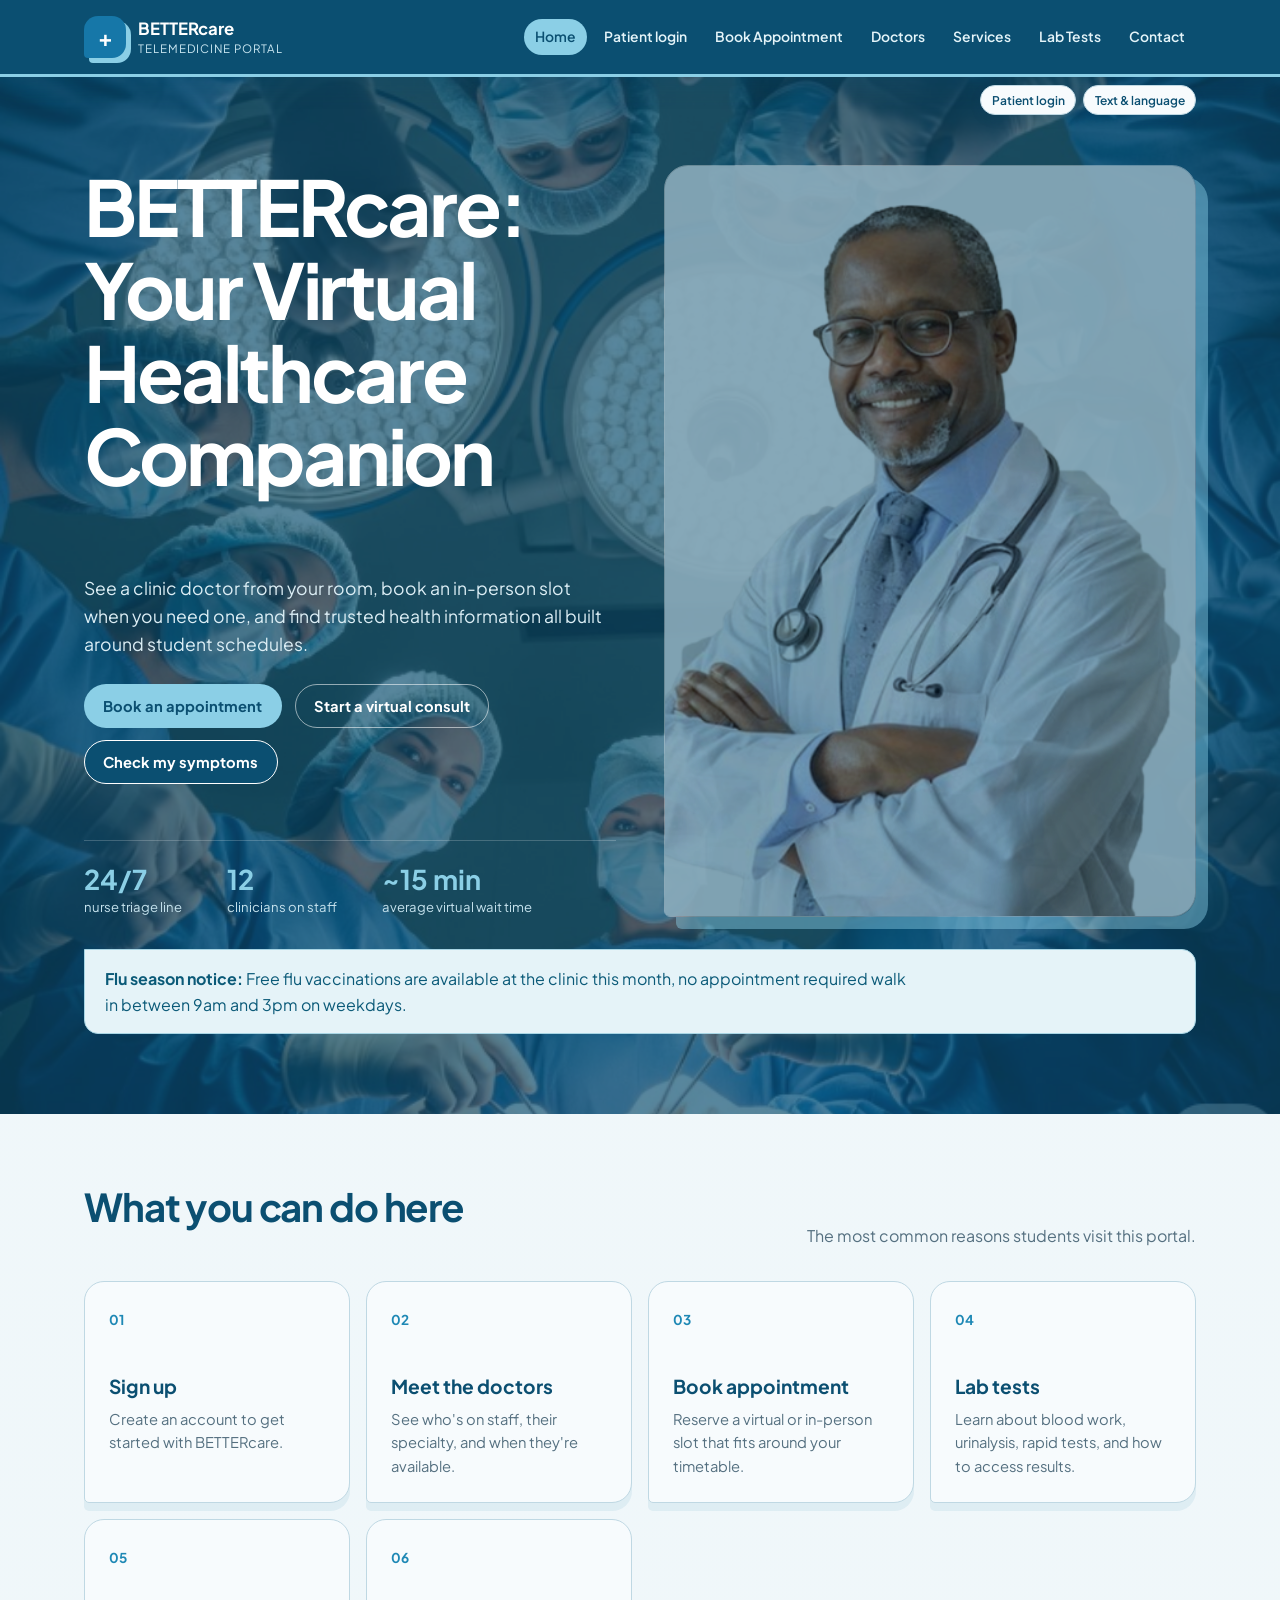
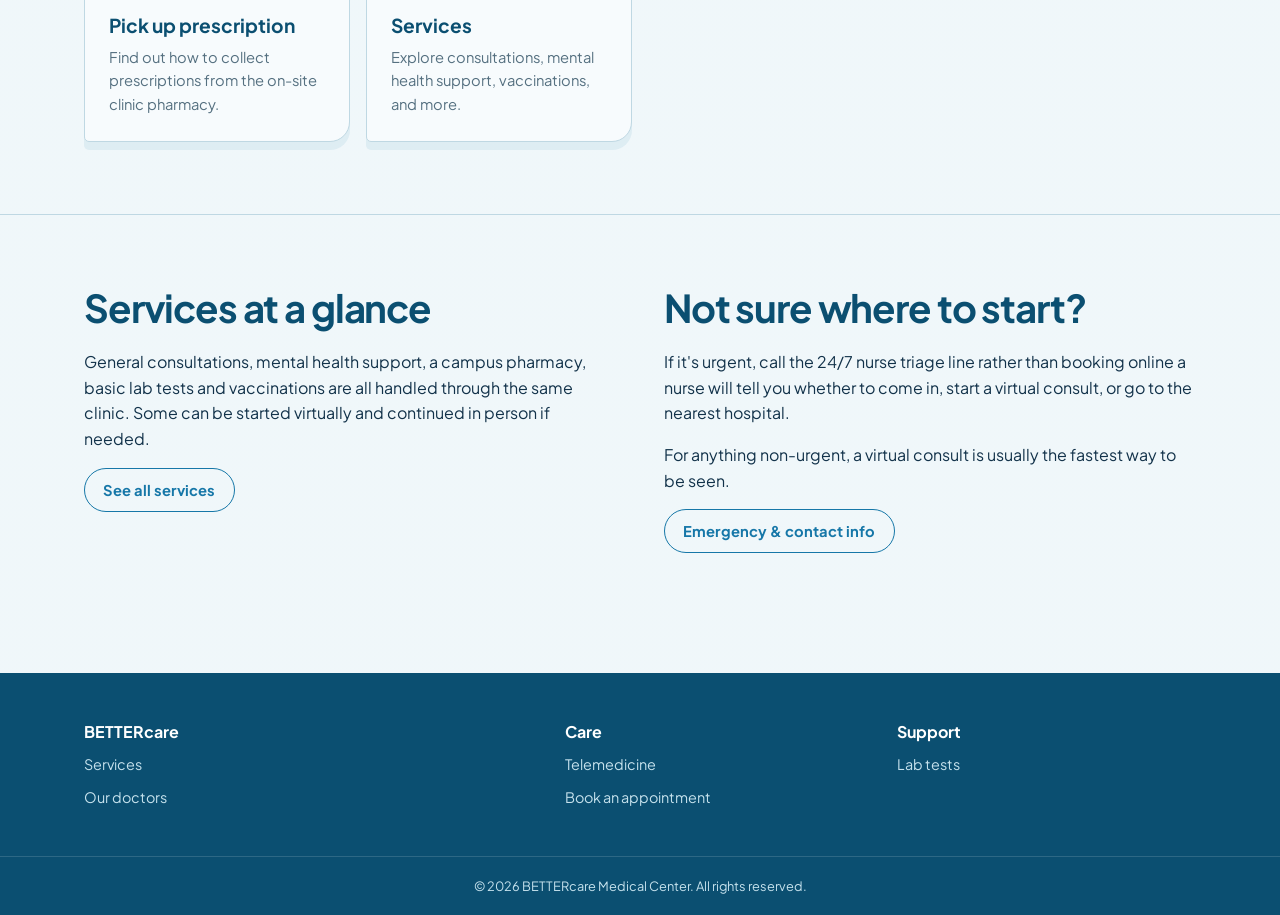
<file: index.html>
<!DOCTYPE html>
<html lang="en">
<head>
<meta charset="UTF-8">
<meta name="viewport" content="width=device-width, initial-scale=1.0">
<link rel="icon" href="images/Screenshot 2026-09-25 092349.png" type="image/x-icon">
<title>BETTERcare</title>
<meta name="description" content="Book virtual consultations, in-person appointments and learn about lab testing at the university school clinic.">
<link rel="stylesheet" href="styles/style.css">
</head>
<body>

<header class="site-header">
  <div class="container">
    <a href="index.html" class="brand">
      <span class="brand-mark">+</span>
      <span class="brand-text">
        <strong>BETTERcare</strong>
        <span>Telemedicine Portal</span>
      </span>
    </a>
    <nav aria-label="Main navigation">
      <ul class="nav-list">
        <li><a href="index.html" aria-current="page">Home</a></li>
        <li><a href="login.html">Patient login</a></li>
        <li><a href="appointments.html">Book Appointment</a></li>
        <li><a href="doctors.html">Doctors</a></li>
        <li><a href="services.html">Services</a></li>
        <li><a href="health-resources.html">Lab Tests</a></li>
        <li><a href="contact.html">Contact</a></li>
      </ul>
    </nav>
  </div>
</header>

<main>

  <section class="hero">
    <div class="container">
      <div class="hero-layout">
        <div class="hero-copy">
          <h1>BETTERcare:
            <P>Your Virtual Healthcare Companion</P></h1>
          <p class="lede">See a clinic doctor from your room, book an in-person slot when you need one, and find trusted health information all built around student schedules.</p>
          <div class="hero-actions">
            <a href="appointments.html" class="btn btn-primary">Book an appointment</a>
            <a href="telemedicine.html" class="btn btn-ghost">Start a virtual consult</a>
            <button type="button" class="btn btn-ghost" id="hero-triage">Check my symptoms</button>
          </div>
          <div class="hero-note">
            <div>
              <div class="figure">24/7</div>
              <div class="figure-label">nurse triage line</div>
            </div>
            <div>
              <div class="figure">12</div>
              <div class="figure-label">clinicians on staff</div>
            </div>
            <div>
              <div class="figure">~15 min</div>
              <div class="figure-label">average virtual wait time</div>
            </div>
          </div>
        </div>
        <div class="hero-image-frame">
          <img src="images/DOCTOR (2).png" alt="Healthcare professional speaking with a patient">
        </div>
      </div>
      <div class="notice">
        <p><strong>Flu season notice:</strong> Free flu vaccinations are available at the clinic this month, no appointment required walk in between 9am and 3pm on weekdays.</p>
      </div>
    </div>
  </section>

  <section class="section">
    <div class="container">
      <div class="section-head">
        <h2>What you can do here</h2>
        <p>The most common reasons students visit this portal.</p>
      </div>
      <div class="link-grid">
        <a class="link-tile" href="login.html">
          <span class="tile-index">01</span>
          <h3>Sign up</h3>
          <p>Create an account to get started with BETTERcare.</p>
        </a>
        <a class="link-tile" href="doctors.html">
          <span class="tile-index">02</span>
          <h3>Meet the doctors</h3>
          <p>See who's on staff, their specialty, and when they're available.</p>
        </a>
        <a class="link-tile" href="appointments.html">
          <span class="tile-index">03</span>
          <h3>Book appointment</h3>
          <p>Reserve a virtual or in-person slot that fits around your timetable.</p>
        </a>
        <a class="link-tile" href="health-resources.html">
          <span class="tile-index">04</span>
          <h3>Lab tests</h3>
          <p>Learn about blood work, urinalysis, rapid tests, and how to access results.</p>
        </a>
        <a class="link-tile" href="pharmacy.html">
          <span class="tile-index">05</span>
          <h3>Pick up prescription</h3>
          <p>Find out how to collect prescriptions from the on-site clinic pharmacy.</p>
        </a>
        <a class="link-tile" href="services.html">
          <span class="tile-index">06</span>
          <h3>Services</h3>
          <p>Explore consultations, mental health support, vaccinations, and more.</p>
        </a>
      </div>
    </div>
  </section>

  <section class="section">
    <div class="container">
      <div class="two-col">
        <div>
          <h2>Services at a glance</h2>
          <p>General consultations, mental health support, a campus pharmacy, basic lab tests and vaccinations are all handled through the same clinic. Some can be started virtually and continued in person if needed.</p>
          <a href="services.html" class="btn btn-outline">See all services</a>
        </div>
        <div>
          <h2>Not sure where to start?</h2>
          <p>If it's urgent, call the 24/7 nurse triage line rather than booking online a nurse will tell you whether to come in, start a virtual consult, or go to the nearest hospital.</p>
          <p>For anything non-urgent, a virtual consult is usually the fastest way to be seen.</p>
          <a href="contact.html" class="btn btn-outline">Emergency &amp; contact info</a>
        </div>
      </div>
    </div>
  </section>

</main>

<footer class="site-footer">
  <div class="container">
    <div>
      <h4>BETTERcare</h4>
      <ul>
        <li><a href="services.html">Services</a></li>
        <li><a href="doctors.html">Our doctors</a></li>
      </ul>
    </div>
    <div>
      <h4>Care</h4>
      <ul>
        <li><a href="telemedicine.html">Telemedicine</a></li>
        <li><a href="appointments.html">Book an appointment</a></li>
      </ul>
    </div>
    <div>
      <h4>Support</h4>
      <ul>
        <li><a href="health-resources.html">Lab tests</a></li>
        
      </ul>
    </div>
  </div>
  <div class="footer-bottom">
    &copy; 2026 BETTERcare Medical Center. All rights reserved.
  </div>
</footer>

<script src="scripts/app.js"></script>
</body>
</html>
</file>
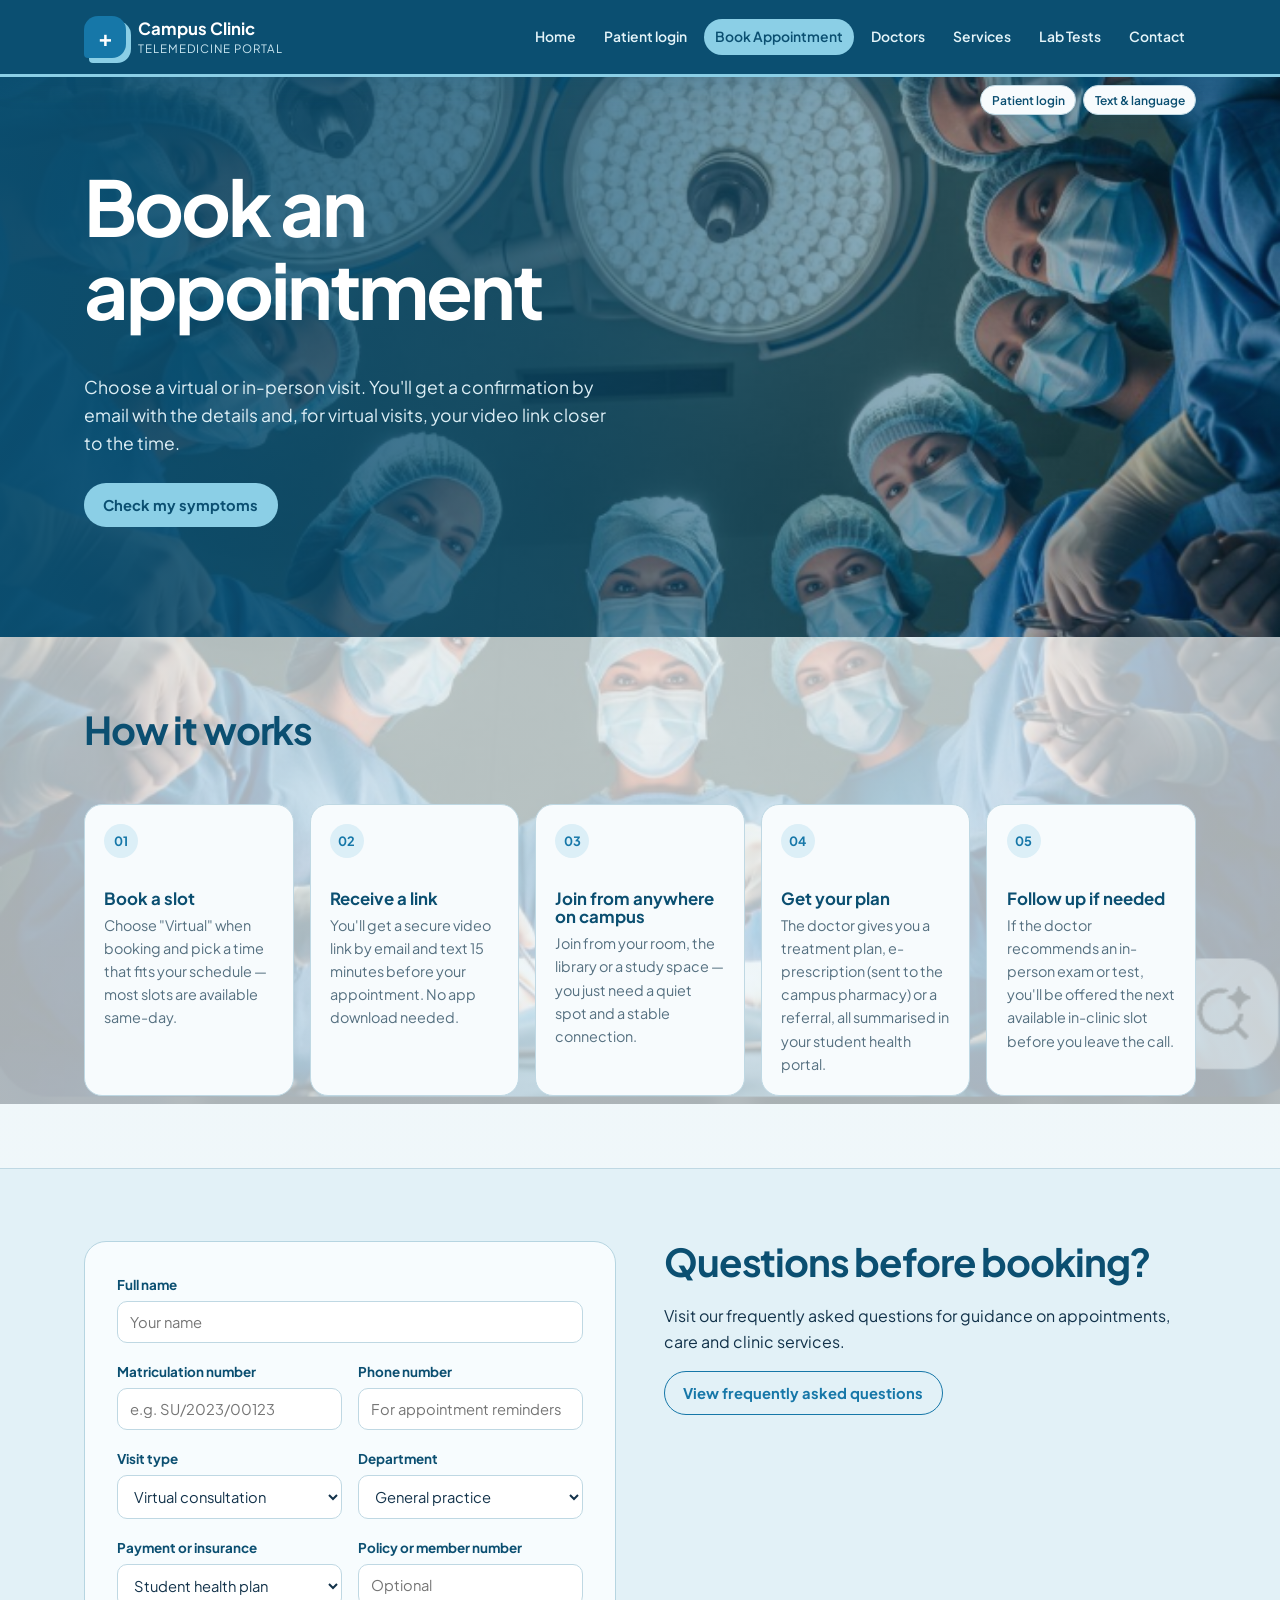
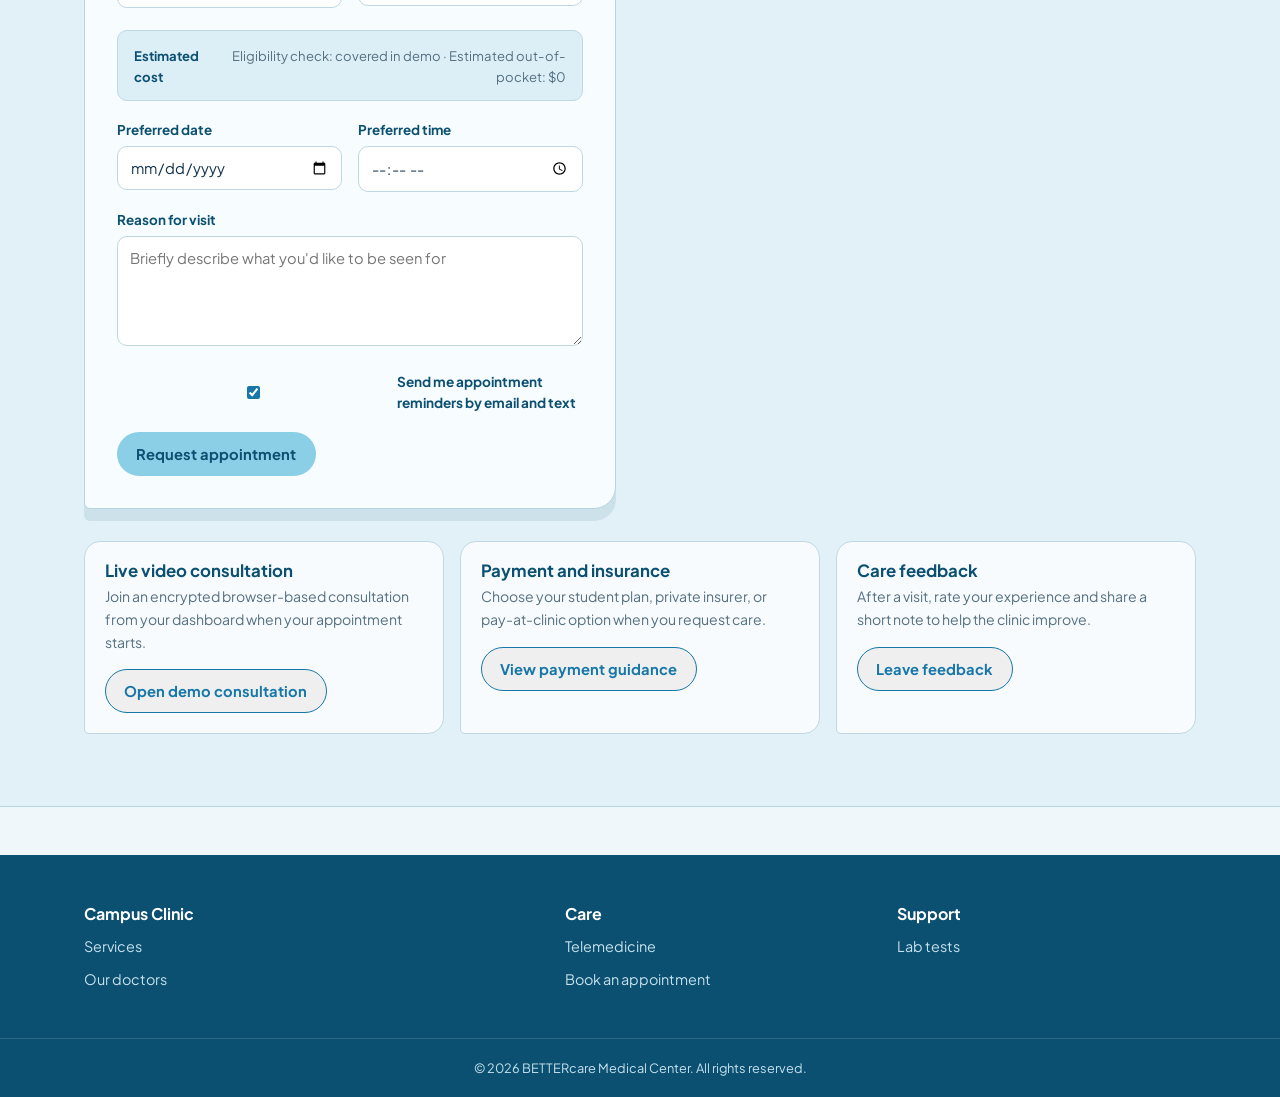
<file: appointments.html>
<!DOCTYPE html>
<html lang="en">
<head>
<meta charset="UTF-8">
<meta name="viewport" content="width=device-width, initial-scale=1.0">
<link rel="icon" href="images/Screenshot 2026-09-25 092349.png" type="image/x-icon">

<title>Book an Appointment — Campus Clinic</title>
<meta name="description" content="Book a virtual or in-person appointment at the campus clinic.">
<link rel="stylesheet" href="styles/style.css">
</head>
<body class="appointment-page">
  
<header class="site-header">
  <div class="container">
    <a href="index.html" class="brand">
      <span class="brand-mark">+</span>
      <span class="brand-text">
        <strong>Campus Clinic</strong>
        <span>Telemedicine Portal</span>
      </span>
    </a>
    <nav aria-label="Main navigation">
      <ul class="nav-list">
        <li><a href="index.html">Home</a></li>
        <li><a href="login.html">Patient login</a></li>
        <li><a href="appointments.html" aria-current="page">Book Appointment</a></li>
        <li><a href="doctors.html">Doctors</a></li>
        <li><a href="services.html">Services</a></li>
        <li><a href="health-resources.html">Lab Tests</a></li>
        <li><a href="contact.html">Contact</a></li>
      </ul>
    </nav>
  </div>
</header>

<main>

  <section class="hero appointment-hero">
    <div class="container">
      <div class="hero-layout">
        <div class="hero-copy">
          <h1>Book an appointment</h1>
          <p class="lede">Choose a virtual or in-person visit. You'll get a confirmation by email with the details and, for virtual visits, your video link closer to the time.</p>
          <div class="hero-actions">
            <button type="button" class="btn btn-primary" id="appointment-triage">Check my symptoms</button>
          </div>
        </div>
      </div>
    </div>
  </section>

  <section class="section">
    <div class="container">
      <div class="section-head">
        <h2>How it works</h2>
      </div>
      <ol class="timeline">
        <li>
          <span class="step">01</span>
          <div>
            <h4>Book a slot</h4>
            <p>Choose "Virtual" when booking and pick a time that fits your schedule — most slots are available same-day.</p>
          </div>
        </li>
        <li>
          <span class="step">02</span>
          <div>
            <h4>Receive a link</h4>
            <p>You'll get a secure video link by email and text 15 minutes before your appointment. No app download needed.</p>
          </div>
        </li>
        <li>
          <span class="step">03</span>
          <div>
            <h4>Join from anywhere on campus</h4>
            <p>Join from your room, the library or a study space — you just need a quiet spot and a stable connection.</p>
          </div>
        </li>
        <li>
          <span class="step">04</span>
          <div>
            <h4>Get your plan</h4>
            <p>The doctor gives you a treatment plan, e-prescription (sent to the campus pharmacy) or a referral, all summarised in your student health portal.</p>
          </div>
        </li>
        <li>
          <span class="step">05</span>
          <div>
            <h4>Follow up if needed</h4>
            <p>If the doctor recommends an in-person exam or test, you'll be offered the next available in-clinic slot before you leave the call.</p>
          </div>
        </li>
      </ol>
    </div>
  </section>

  <section class="section appointment-details">
    <div class="container">
      <div class="two-col">
        <form class="panel">
          <input type="hidden" id="preferred-doctor" name="doctor">
          <p class="field-help" id="doctor-booking-note" hidden>Appointment request for <strong></strong>. The clinic will confirm the appointment details.</p>
          <div class="form-row">
            <label for="name">Full name</label>
            <input type="text" id="name" name="name" placeholder="Your name" required>
          </div>

          <div class="form-grid">
            <div class="form-row">
              <label for="student-id">Matriculation number</label>
              <input type="text" id="student-id" name="student-id" placeholder="e.g. SU/2023/00123" required>
            </div>
            <div class="form-row">
              <label for="phone">Phone number</label>
              <input type="tel" id="phone" name="phone" placeholder="For appointment reminders">
            </div>
          </div>

          <div class="form-grid">
            <div class="form-row">
              <label for="visit-type">Visit type</label>
              <select id="visit-type" name="visit-type">
                <option>Virtual consultation</option>
                <option>In-person visit</option>
              </select>
            </div>
            <div class="form-row">
              <label for="department">Department</label>
              <select id="department" name="department">
                <option>General practice</option>
                <option>Mental health &amp; counselling</option>
                <option>Sexual &amp; reproductive health</option>
                <option>Physiotherapy</option>
                <option>Vaccination &amp; immunisation</option>
              </select>
            </div>
          </div>

          <div class="payment-grid">
            <div class="form-row">
              <label for="insurance">Payment or insurance</label>
              <select id="insurance" name="insurance">
                <option>Student health plan</option>
                <option>Private insurance</option>
                <option>Pay at clinic</option>
                <option>Need fee guidance</option>
              </select>
            </div>
            <div class="form-row">
              <label for="insurance-number">Policy or member number</label>
              <input type="text" id="insurance-number" name="insurance-number" placeholder="Optional">
            </div>
          </div>
          <div class="cost-preview" id="cost-preview" aria-live="polite">
            <strong>Estimated cost</strong>
            <span id="cost-preview-text">Select a payment option to see an estimate.</span>
          </div>

          <div class="form-grid">
            <div class="form-row">
              <label for="date">Preferred date</label>
              <input type="date" id="date" name="date">
            </div>
            <div class="form-row">
              <label for="time">Preferred time</label>
              <input type="time" id="time" name="time">
            </div>
          </div>

          <div class="form-row">
            <label for="reason">Reason for visit</label>
            <textarea id="reason" name="reason" placeholder="Briefly describe what you'd like to be seen for"></textarea>
          </div>

          <button type="submit" class="btn btn-primary">Request appointment</button>
        </form>

        <div>
          <h2>Questions before booking?</h2>
          <p>Visit our frequently asked questions for guidance on appointments, care and clinic services.</p>
          <a class="btn btn-outline" href="contact.html#frequently-asked-questions">View frequently asked questions</a>
        </div>
      </div>

      <div class="feature-strip" aria-label="Care options">
        <article class="feature-card">
          <h3>Live video consultation</h3>
          <p>Join an encrypted browser-based consultation from your dashboard when your appointment starts.</p>
          <button type="button" class="btn btn-outline" id="start-video">Open demo consultation</button>
        </article>
        <article class="feature-card">
          <h3>Payment and insurance</h3>
          <p>Choose your student plan, private insurer, or pay-at-clinic option when you request care.</p>
          <button type="button" class="btn btn-outline" id="payment-help">View payment guidance</button>
        </article>
        <article class="feature-card">
          <h3>Care feedback</h3>
          <p>After a visit, rate your experience and share a short note to help the clinic improve.</p>
          <button type="button" class="btn btn-outline" id="leave-feedback">Leave feedback</button>
        </article>
      </div>
    </div>
  </section>

</main>

<footer class="site-footer">
  <div class="container">
    <div>
      <h4>Campus Clinic</h4>
      <ul>
        <li><a href="services.html">Services</a></li>
        <li><a href="doctors.html">Our doctors</a></li>
      </ul>
    </div>
    <div>
      <h4>Care</h4>
      <ul>
        <li><a href="telemedicine.html">Telemedicine</a></li>
        <li><a href="appointments.html">Book an appointment</a></li>
      </ul>
    </div>
    <div>
      <h4>Support</h4>
      <ul>
        <li><a href="health-resources.html">Lab tests</a></li>
      </ul>
    </div>
  </div>
  <div class="footer-bottom">
    &copy;  2026 BETTERcare Medical Center. All rights reserved.
</footer>

<script src="scripts/app.js"></script>
</body>
</html>
</file>
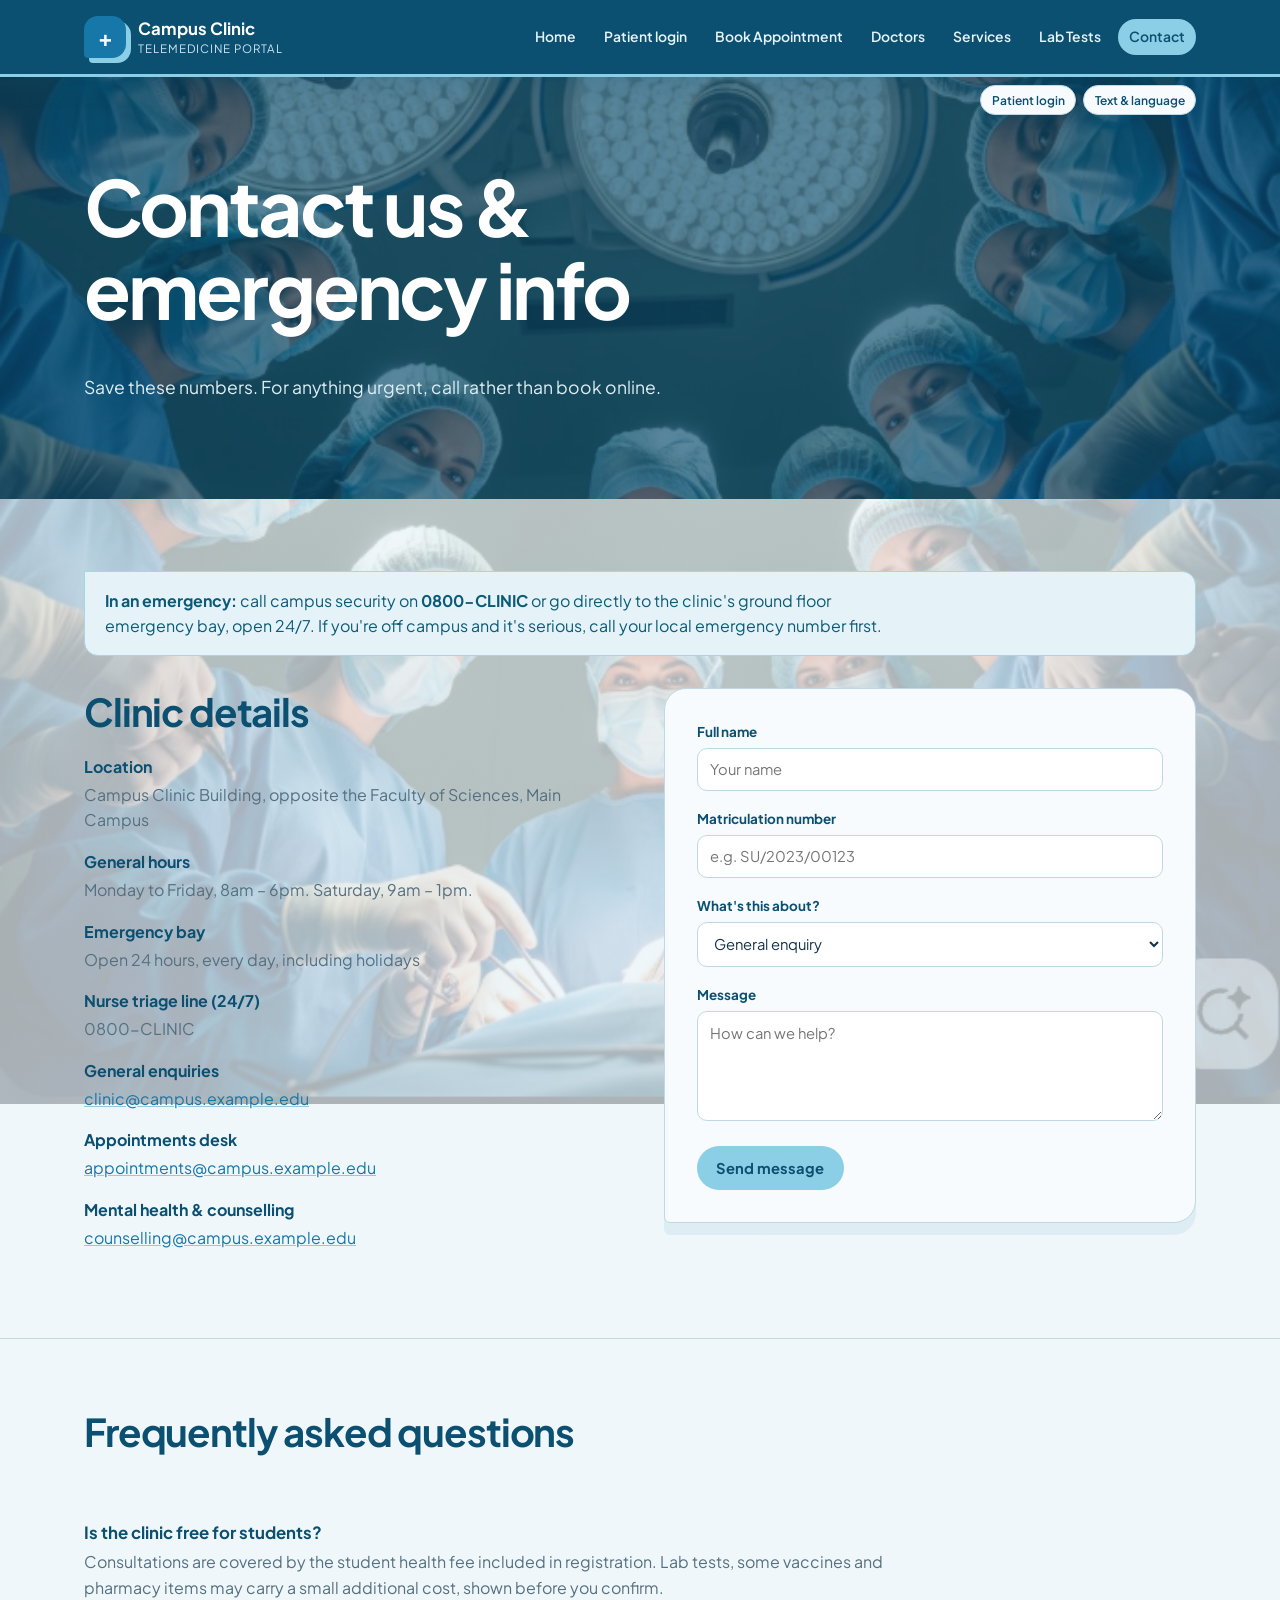
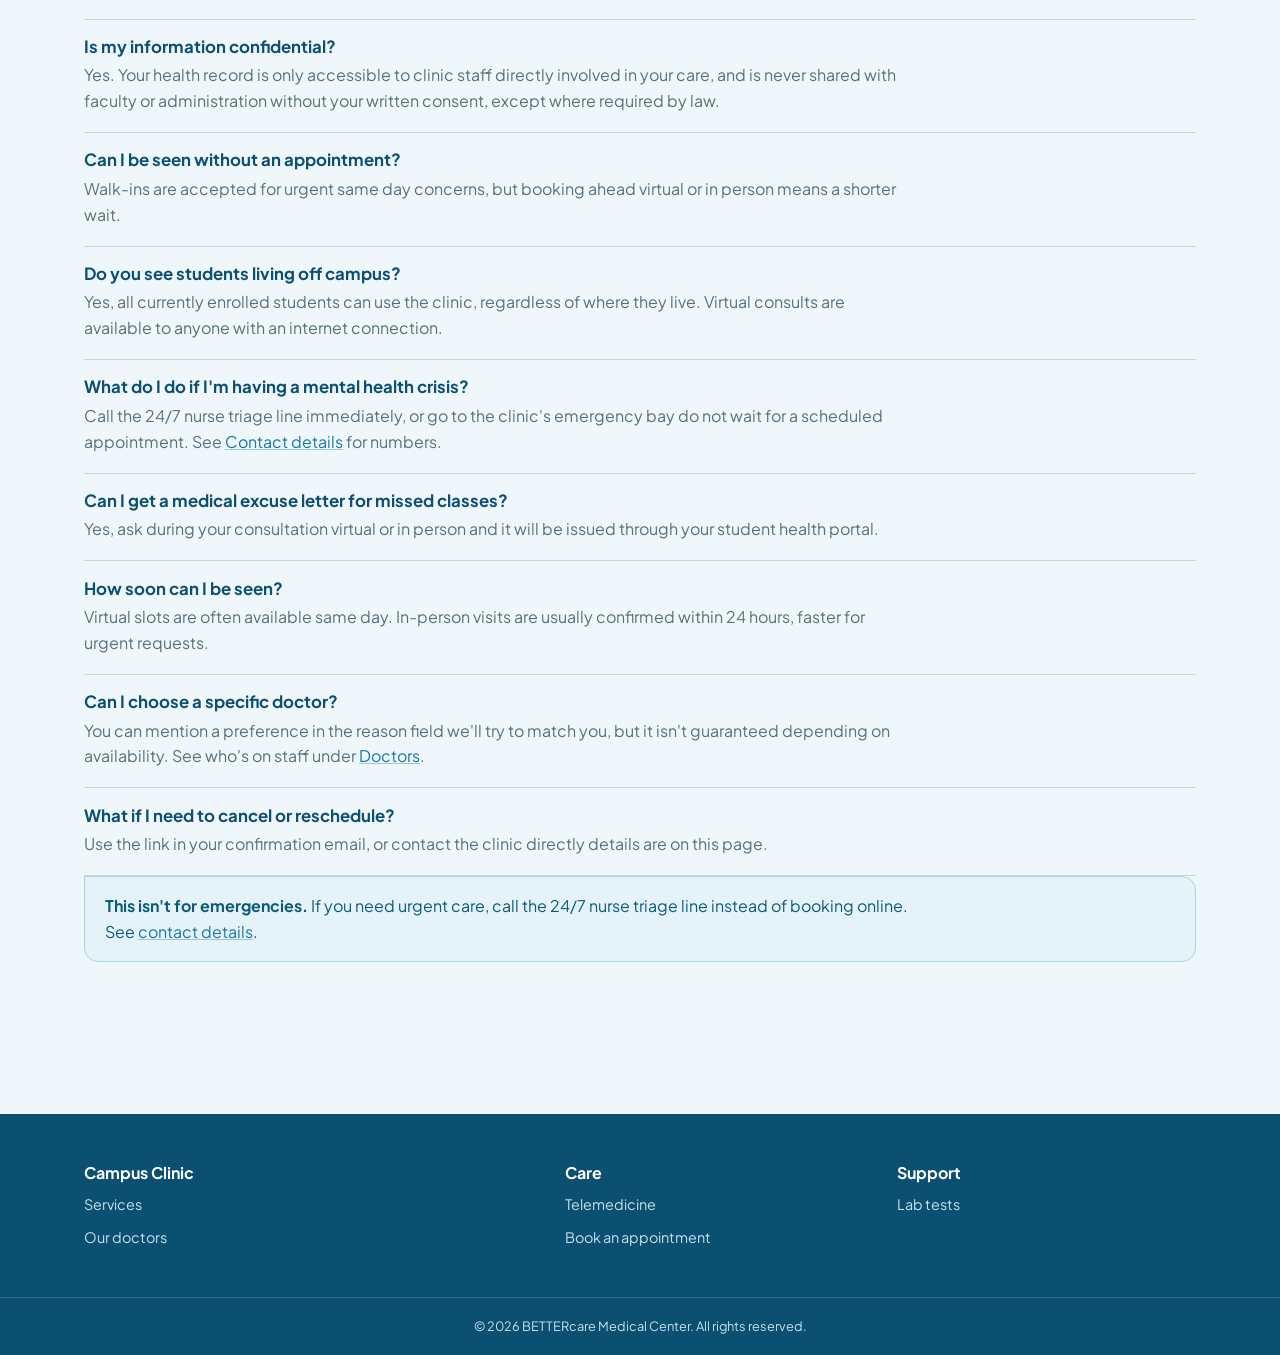
<file: contact.html>
<!DOCTYPE html>
<html lang="en">
<head>
<meta charset="UTF-8">
<meta name="viewport" content="width=device-width, initial-scale=1.0">
<link rel="icon" href="images/Screenshot 2026-09-25 092349.png" type="image/x-icon">

<title>Contact — Campus Clinic</title>
<meta name="description" content="Clinic location, hours, emergency numbers and how to reach the campus clinic.">
<link rel="stylesheet" href="styles/style.css">
</head>
<body>

<header class="site-header">
  <div class="container">
    <a href="index.html" class="brand">
      <span class="brand-mark">+</span>
      <span class="brand-text">
        <strong>Campus Clinic</strong>
        <span>Telemedicine Portal</span>
      </span>
    </a>
    <nav aria-label="Main navigation">
      <ul class="nav-list">
        <li><a href="index.html">Home</a></li>
        <li><a href="login.html">Patient login</a></li>
        <li><a href="appointments.html">Book Appointment</a></li>
        <li><a href="doctors.html">Doctors</a></li>
        <li><a href="services.html">Services</a></li>
        <li><a href="health-resources.html">Lab Tests</a></li>
        <li><a href="contact.html" aria-current="page">Contact</a></li>
      </ul>
    </nav>
  </div>
</header>

<main>

  <section class="hero">
    <div class="container">
      <h1>Contact us &amp; emergency info</h1>
      <p class="lede">Save these numbers. For anything urgent, call rather than book online.</p>
    </div>
  </section>

  <section class="section">
    <div class="container">
      <div class="notice">
        <p><strong>In an emergency:</strong> call campus security on <strong>0800-CLINIC</strong> or go directly to the clinic's ground floor emergency bay, open 24/7. If you're off campus and it's serious, call your local emergency number first.</p>
      </div>

      <div class="two-col">
        <div class="contact-info" id="contact-details">
          <h2>Clinic details</h2>
          <dl>
            <dt>Location</dt>
            <dd>Campus Clinic Building, opposite the Faculty of Sciences, Main Campus</dd>
            <dt>General hours</dt>
            <dd>Monday to Friday, 8am – 6pm. Saturday, 9am – 1pm.</dd>
            <dt>Emergency bay</dt>
            <dd>Open 24 hours, every day, including holidays</dd>
            <dt>Nurse triage line (24/7)</dt>
            <dd>0800-CLINIC</dd>
            <dt>General enquiries</dt>
            <dd><a href="mailto:clinic@campus.example.edu">clinic@campus.example.edu</a></dd>
            <dt>Appointments desk</dt>
            <dd><a href="mailto:appointments@campus.example.edu">appointments@campus.example.edu</a></dd>
            <dt>Mental health &amp; counselling</dt>
            <dd><a href="mailto:counselling@campus.example.edu">counselling@campus.example.edu</a></dd>
          </dl>
        </div>

        <form class="panel">
          <div class="form-row">
            <label for="name">Full name</label>
            <input type="text" id="name" name="name" placeholder="Your name" required>
          </div>
          <div class="form-row">
            <label for="student-id">Matriculation number</label>
            <input type="text" id="student-id" name="student-id" placeholder="e.g. SU/2023/00123">
          </div>
          <div class="form-row">
            <label for="topic">What's this about?</label>
            <select id="topic" name="topic">
              <option>General enquiry</option>
              <option>Appointment question</option>
              <option>Prescription or pharmacy</option>
              <option>Feedback or complaint</option>
            </select>
          </div>
          <div class="form-row">
            <label for="message">Message</label>
            <textarea id="message" name="message" placeholder="How can we help?"></textarea>
          </div>
          <button type="submit" class="btn btn-primary">Send message</button>
        </form>
      </div>
    </div>
  </section>

  <section class="section">
    <div class="container">
      <div class="section-head">
        <h2 id="frequently-asked-questions">Frequently asked questions</h2>
      </div>
      <div class="faq-item">
        <h3>Is the clinic free for students?</h3>
        <p>Consultations are covered by the student health fee included in registration. Lab tests, some vaccines and pharmacy items may carry a small additional cost, shown before you confirm.</p>
      </div>
      <div class="faq-item">
        <h3>Is my information confidential?</h3>
        <p>Yes. Your health record is only accessible to clinic staff directly involved in your care, and is never shared with faculty or administration without your written consent, except where required by law.</p>
      </div>
      <div class="faq-item">
        <h3>Can I be seen without an appointment?</h3>
        <p>Walk-ins are accepted for urgent same day concerns, but booking ahead  virtual or in person means a shorter wait.</p>
      </div>
      <div class="faq-item">
        <h3>Do you see students living off campus?</h3>
        <p>Yes, all currently enrolled students can use the clinic, regardless of where they live. Virtual consults are available to anyone with an internet connection.</p>
      </div>
      <div class="faq-item">
        <h3>What do I do if I'm having a mental health crisis?</h3>
        <p>Call the 24/7 nurse triage line immediately, or go to the clinic's emergency bay  do not wait for a scheduled appointment. See <a href="#contact-details">Contact details</a> for numbers.</p>
      </div>
      <div class="faq-item">
        <h3>Can I get a medical excuse letter for missed classes?</h3>
        <p>Yes, ask during your consultation  virtual or in person  and it will be issued through your student health portal.</p>
      </div>
      <div class="faq-item">
        <h3>How soon can I be seen?</h3>
        <p>Virtual slots are often available same day. In-person visits are usually confirmed within 24 hours, faster for urgent requests.</p>
      </div>
      <div class="faq-item">
        <h3>Can I choose a specific doctor?</h3>
        <p>You can mention a preference in the reason field we'll try to match you, but it isn't guaranteed depending on availability. See who's on staff under <a href="doctors.html">Doctors</a>.</p>
      </div>
      <div class="faq-item">
        <h3>What if I need to cancel or reschedule?</h3>
        <p>Use the link in your confirmation email, or contact the clinic directly  details are on this page.</p>
      </div>
      <div class="notice">
        <p><strong>This isn't for emergencies.</strong> If you need urgent care, call the 24/7 nurse triage line instead of booking online. See <a href="#contact-details">contact details</a>.</p>
      </div>
    </div>
  </section>

</main>

<footer class="site-footer">
  <div class="container">
    <div>
      <h4>Campus Clinic</h4>
      <ul>
        <li><a href="services.html">Services</a></li>
        <li><a href="doctors.html">Our doctors</a></li>
      </ul>
    </div>
    <div>
      <h4>Care</h4>
      <ul>
        <li><a href="telemedicine.html">Telemedicine</a></li>
        <li><a href="appointments.html">Book an appointment</a></li>
      </ul>
    </div>
    <div>
      <h4>Support</h4>
      <ul>
        <li><a href="health-resources.html">Lab tests</a></li>
        
      </ul>
    </div>
  </div>
  <div class="footer-bottom">
    &copy;  2026 BETTERcare Medical Center. All rights reserved.
  </div>
</footer>

<script src="scripts/app.js"></script>
</body>
</html>
</file>
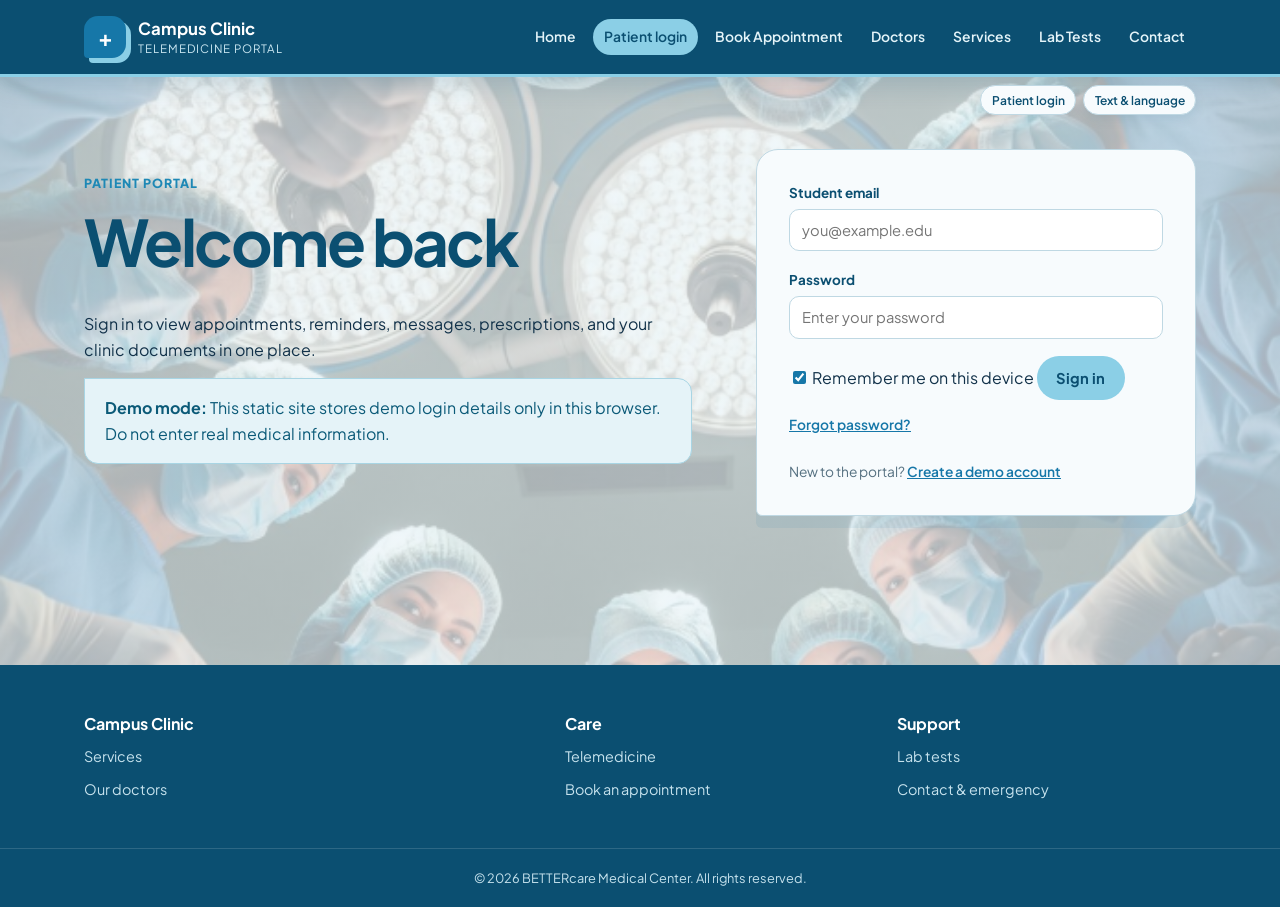
<file: dashboard.html>
<!DOCTYPE html>
<html lang="en">
<head>
<meta charset="UTF-8">
<meta name="viewport" content="width=device-width, initial-scale=1.0">
<link rel="icon" href="images/Screenshot 2026-09-25 092349.png" type="image/x-icon">

<title>Patient Dashboard - Campus Clinic</title>
<meta name="description" content="Manage your Campus Clinic appointments and patient portal information.">
<link rel="stylesheet" href="styles/style.css">
</head>
<body>
<div class="emergency-strip"><div class="container"><span><strong>Medical emergency on campus?</strong> Call campus security on 0800-CLINIC or go straight to the clinic's ground-floor emergency bay.</span><a href="contact.html">Emergency contacts &amp; hours</a></div></div>
<header class="site-header"><div class="container"><a href="index.html" class="brand"><span class="brand-mark">+</span><span class="brand-text"><strong>Campus Clinic</strong><span>Telemedicine Portal</span></span></a><nav aria-label="Main navigation"><ul class="nav-list"><li><a href="index.html">Home</a></li><li><a href="login.html">Patient login</a></li>
<li><a href="appointments.html">Book Appointment</a></li><li><a href="doctors.html">Doctors</a></li><li><a href="services.html">Services</a></li><li><a href="health-resources.html">Lab Tests</a></li><li><a href="contact.html">Contact</a></li></ul></nav></div></header><main>
<section class="section dashboard-section"><div class="container">
<div class="dashboard-heading"><div><span class="eyebrow">Patient portal</span><h1 id="dashboard-greeting">Your dashboard</h1><p>Keep track of your care in one place.</p></div><button type="button" class="btn btn-outline" id="logout-button">Sign out</button></div>
<div class="dashboard-grid">
<article class="dashboard-card dashboard-card-wide"><div class="card-heading"><h2>Upcoming appointments</h2><a href="appointments.html">Book another</a></div><div id="dashboard-appointments" class="dashboard-list"><p class="empty-state">No appointments scheduled yet.</p></div></article>
<article class="dashboard-card dashboard-card-wide"><div class="card-heading"><h2>Notification center</h2><button type="button" class="text-button" id="mark-notifications">Mark all read</button></div><div class="notification-list"><div class="notification-item"><span>Appointment reminders are enabled for email and text.</span><small>Now</small></div><div class="notification-item"><span>Flu vaccinations are available weekdays from 9am to 3pm.</span><small>Today</small></div></div></article>
<article class="dashboard-card dashboard-card-wide"><div class="card-heading"><h2>Cases sent for review</h2><a href="telemedicine.html#async-consultation">Send another</a></div><div id="dashboard-consultations" class="dashboard-list"><p class="empty-state">No asynchronous consultations yet.</p></div></article>
<article class="dashboard-card dashboard-card-wide"><div class="card-heading"><h2>Prescriptions &amp; pharmacy</h2><a href="telemedicine.html">Open consultation</a></div><div id="dashboard-prescriptions" class="dashboard-list"><p class="empty-state">No prescriptions issued yet.</p></div></article>
<article class="dashboard-card"><h2>Connected health</h2><div id="dashboard-vitals" class="vitals-summary"><p class="empty-state">No wearable connected.</p></div><button type="button" class="btn btn-outline" id="manage-devices">Manage devices</button></article>
<article class="dashboard-card"><h2>Caregiver access</h2><p id="dashboard-caregiver-status" class="profile-summary">No caregiver access granted.</p><a class="btn btn-outline" href="telemedicine.html">Manage in consultation</a></article>
<article class="dashboard-card"><h2>Quick actions</h2><div class="quick-actions"><a class="btn btn-primary" href="telemedicine.html">Start virtual care</a><a class="btn btn-outline" href="health-resources.html">Browse lab tests</a><button class="btn btn-outline" type="button" id="message-care">Message care team</button></div></article>
<article class="dashboard-card"><h2>Payment &amp; insurance</h2><dl class="profile-summary"><dt>Current option</dt><dd id="dashboard-insurance">Student health plan</dd><dt>Billing</dt><dd>No balance due in demo mode.</dd></dl><button class="btn btn-outline" type="button" id="payment-settings">Update payment details</button></article>
<article class="dashboard-card"><h2>Health documents</h2><ul class="dashboard-links"><li><a href="#" data-demo-action="records">Visit summaries <span>Coming soon</span></a></li><li><a href="#" data-demo-action="prescriptions">Prescriptions <span>Coming soon</span></a></li><li><a href="#" data-demo-action="lab-results">Lab results <span>Coming soon</span></a></li></ul></article>
<article class="dashboard-card"><h2>Profile &amp; preferences</h2><dl class="profile-summary"><dt>Email</dt><dd id="profile-email">Not signed in</dd><dt>Reminders</dt><dd>Email and text enabled</dd><dt>Privacy</dt><dd>Your demo data stays in this browser.</dd></dl></article>
<article class="dashboard-card dashboard-card-wide"><div class="card-heading"><h2>Rate your care</h2><span>Recent visit</span></div><p class="feedback-copy">Your feedback helps the care team improve access and support.</p><div class="rating-choice" id="dashboard-rating" aria-label="Rate your care from one to five stars"><button type="button" data-rating="1" aria-label="1 star">&#9733;</button><button type="button" data-rating="2" aria-label="2 stars">&#9733;</button><button type="button" data-rating="3" aria-label="3 stars">&#9733;</button><button type="button" data-rating="4" aria-label="4 stars">&#9733;</button><button type="button" data-rating="5" aria-label="5 stars">&#9733;</button></div><textarea id="feedback-note" class="feedback-note" placeholder="Optional comment"></textarea><button type="button" class="btn btn-primary" id="submit-feedback">Send feedback</button></article>
</div>
<div class="notice"><p><strong>Need urgent help?</strong> The dashboard is not monitored for emergencies. Call the 24/7 nurse triage line or visit <a href="contact.html">Emergency contacts</a>.</p></div>
</div></section>
</main>
<footer class="site-footer"><div class="container"><div><h4>Campus Clinic</h4><ul><li><a href="services.html">Services</a></li><li><a href="doctors.html">Our doctors</a></li></ul></div><div><h4>Care</h4><ul><li><a href="telemedicine.html">Telemedicine</a></li><li><a href="appointments.html">Book an appointment</a></li></ul></div><div><h4>Support</h4><ul><li><a href="health-resources.html">Lab tests</a></li><li><a href="contact.html">Contact &amp; emergency</a></li></ul></div></div><div class="footer-bottom">&copy; 2026 Campus Clinic. This is a sample patient portal for demonstration purposes.</div></footer>
<script src="scripts/app.js"></script>
</body>
</html>
</file>
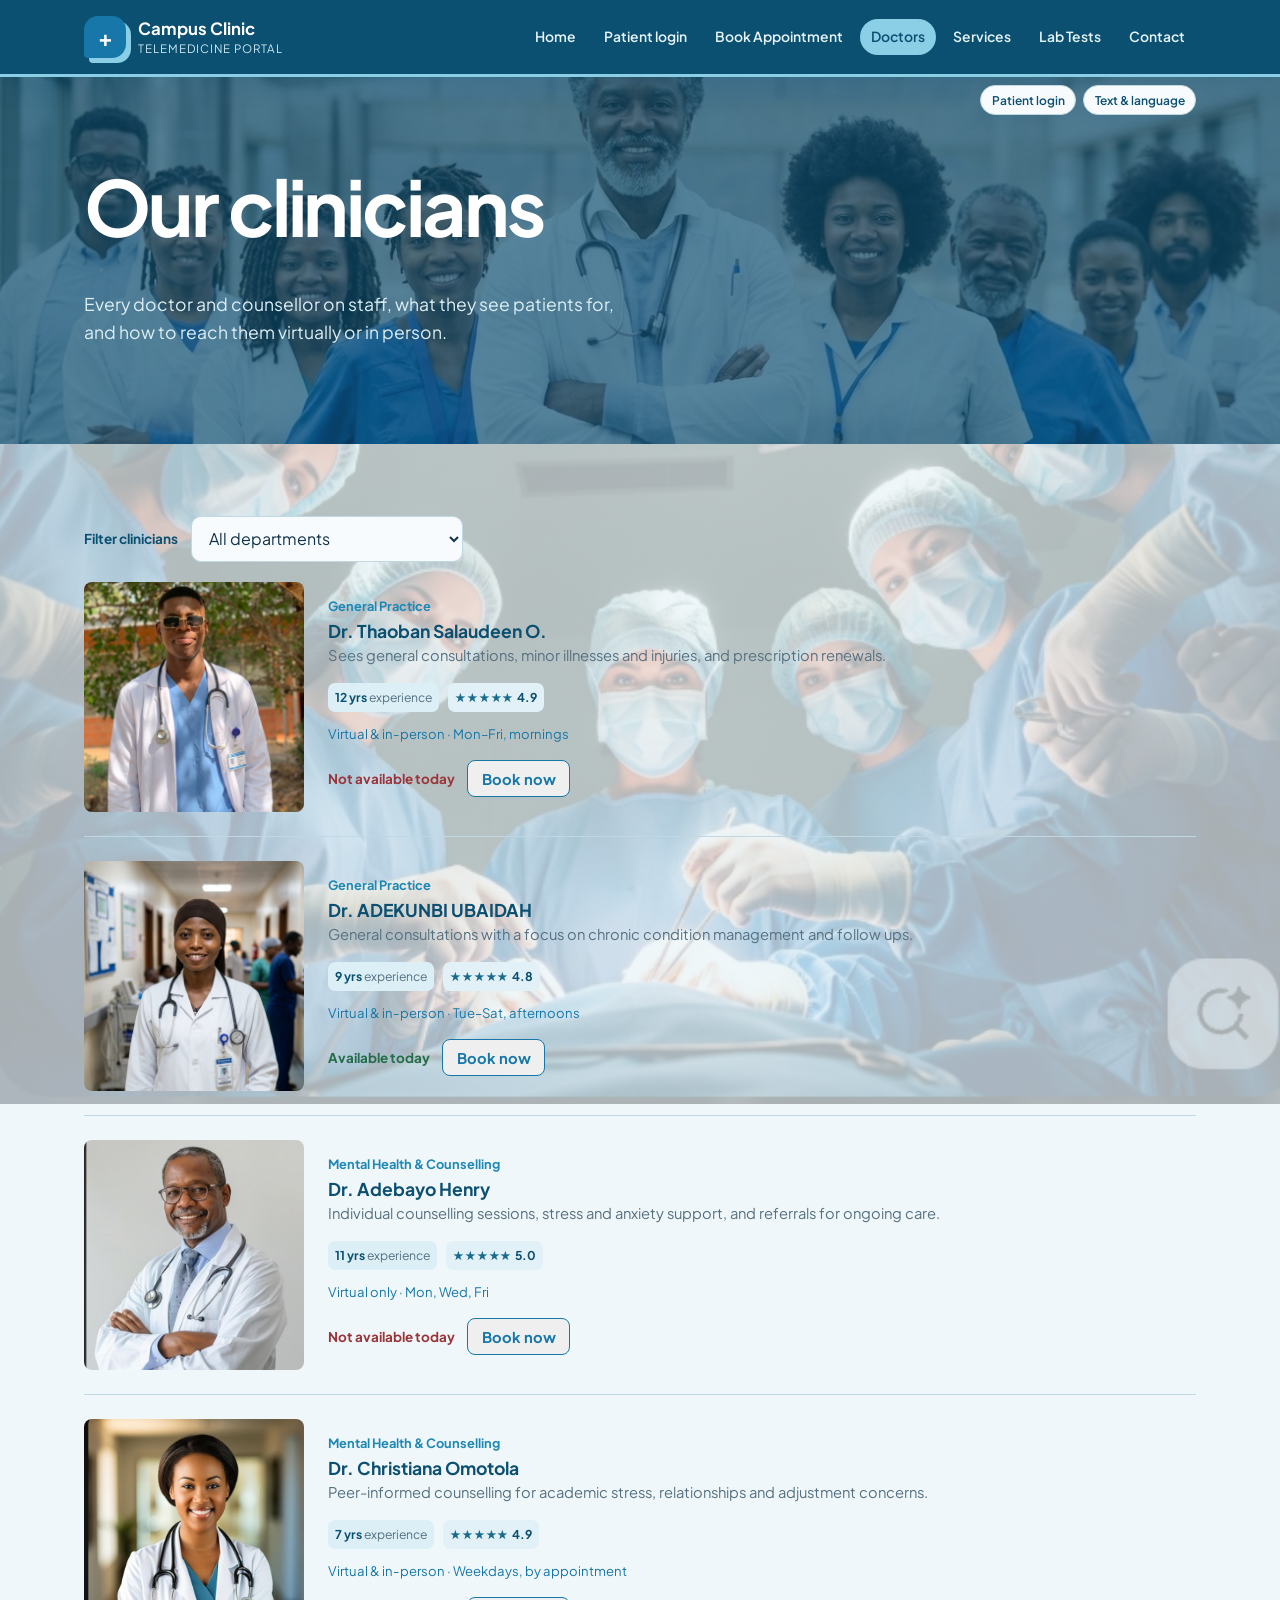
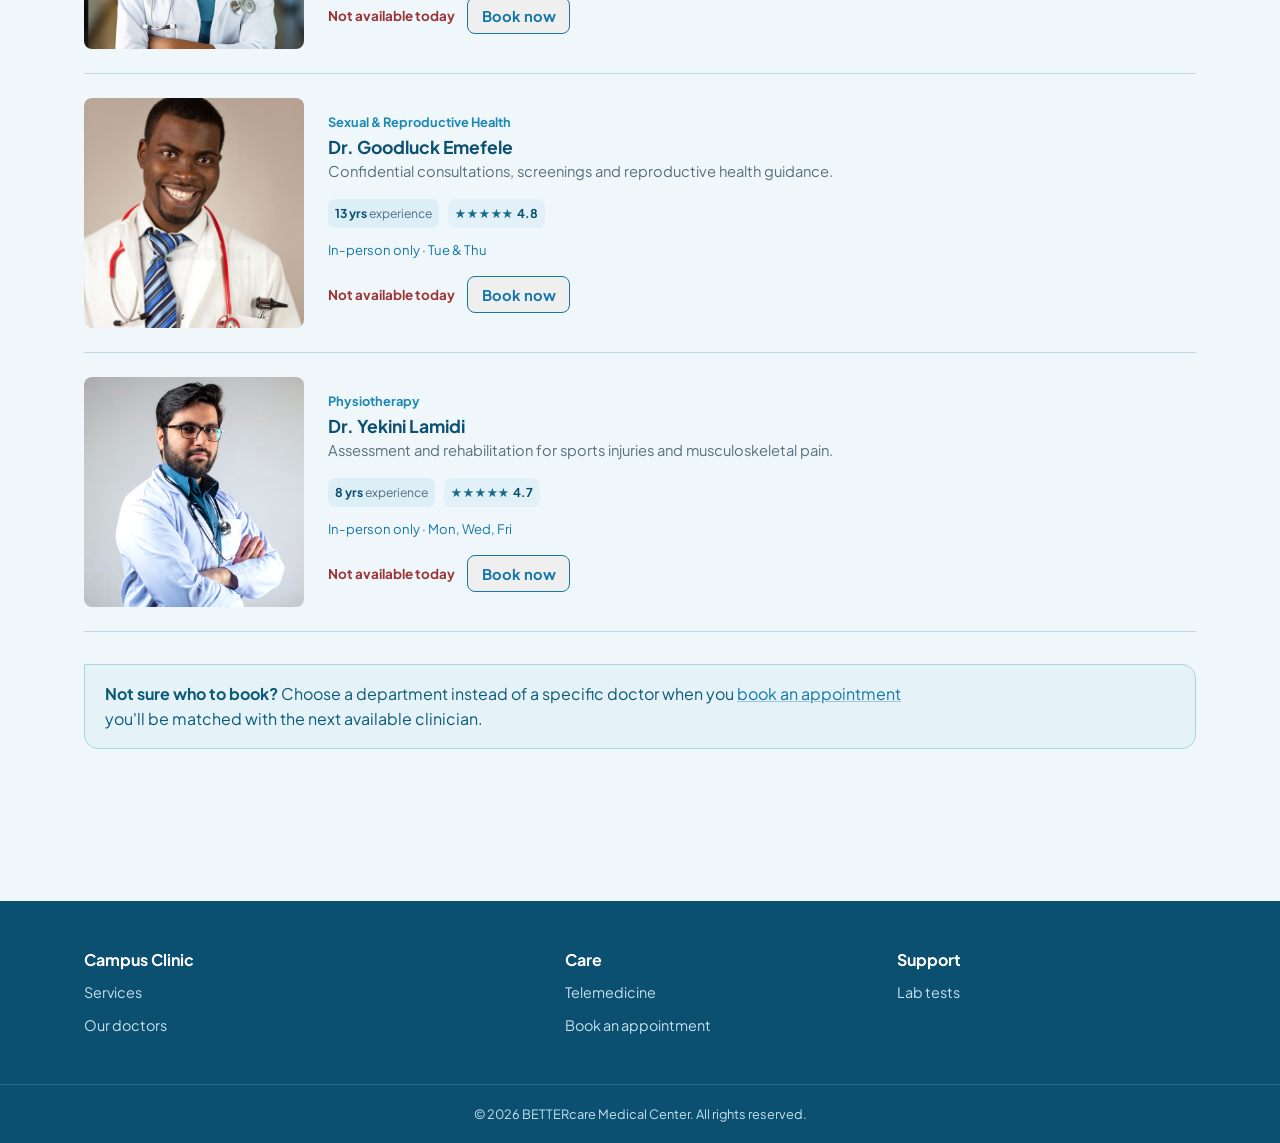
<file: doctors.html>
<!DOCTYPE html>
<html lang="en">
<head>
<meta charset="UTF-8">
<meta name="viewport" content="width=device-width, initial-scale=1.0">
<link rel="icon" href="images/Screenshot 2026-09-25 092349.png" type="image/x-icon">

<title>Our Doctors — Campus Clinic</title>
<meta name="description" content="Meet the clinicians on staff at the campus clinic and their availability.">
<link rel="stylesheet" href="styles/style.css">
</head>
<body>

<header class="site-header">
  <div class="container">
    <a href="index.html" class="brand">
      <span class="brand-mark">+</span>
      <span class="brand-text">
        <strong>Campus Clinic</strong>
        <span>Telemedicine Portal</span>
      </span>
    </a>
    <nav aria-label="Main navigation">
      <ul class="nav-list">
        <li><a href="index.html">Home</a></li>
        <li><a href="login.html">Patient login</a></li>
        <li><a href="appointments.html">Book Appointment</a></li>
        <li><a href="doctors.html" aria-current="page">Doctors</a></li>
        <li><a href="services.html">Services</a></li>
        <li><a href="health-resources.html">Lab Tests</a></li>
        <li><a href="contact.html">Contact</a></li>
      </ul>
    </nav>
  </div>
</header>

<main>

  <section class="hero doctors-hero">
    <div class="container">
      <div class="hero-layout">
        <div class="hero-copy">
          <h1>Our clinicians</h1>
          <p class="lede">Every doctor and counsellor on staff, what they see patients for, and how to reach them  virtually or in person.</p>
        </div>
      </div>
    </div>
  </section>

  <section class="section">
    <div class="container">

      <div class="doctor-grid">
        <article class="doctor" data-available-days="1,2,3,4,5">
          <img class="doctor-photo" src="images/THAOBAN.jpg" alt="Dr. Thaoban Salaudeen O. in consultation">
          <div class="doctor-content">
            <span class="role-tag">General Practice</span>
            <h3>Dr. Thaoban Salaudeen O.</h3>
            <p>Sees general consultations, minor illnesses and injuries, and prescription renewals.</p>
            <div class="doctor-stats"><span><strong>12 yrs</strong> experience</span><span class="rating" aria-label="4.9 out of 5 stars">★★★★★ <strong>4.9</strong></span></div>
            <span class="avail">Virtual &amp; in-person · Mon–Fri, mornings</span>
          </div>
        </article>

        <article class="doctor" data-available-days="2,3,4,5,6">
          <img class="doctor-photo" src="images/BEEDAH.jpeg" alt="Dr. ADEKUNBI UBAIDAH speaking with a patient">
          <div class="doctor-content">
            <span class="role-tag">General Practice</span>
            <h3>Dr. ADEKUNBI UBAIDAH</h3>
            <p>General consultations with a focus on chronic condition management and follow ups.</p>
            <div class="doctor-stats"><span><strong>9 yrs</strong> experience</span><span class="rating" aria-label="4.8 out of 5 stars">★★★★★ <strong>4.8</strong></span></div>
            <span class="avail">Virtual &amp; in-person · Tue–Sat, afternoons</span>
          </div>
        </article>

        <article class="doctor" data-available-days="1,3,5">
          <img class="doctor-photo" src="images/DOC 3.png" alt="Dr. Adebayo Henry in a clinical setting">
          <div class="doctor-content">
            <span class="role-tag">Mental Health &amp; Counselling</span>
            <h3>Dr. Adebayo Henry</h3>
            <p>Individual counselling sessions, stress and anxiety support, and referrals for ongoing care.</p>
            <div class="doctor-stats"><span><strong>11 yrs</strong> experience</span><span class="rating" aria-label="5 out of 5 stars">★★★★★ <strong>5.0</strong></span></div>
            <span class="avail">Virtual only · Mon, Wed, Fri</span>
          </div>
        </article>

        <article class="doctor" data-available-days="1,2,3,4,5">
          <img class="doctor-photo" src="images/DOC 7.png" alt="Dr. Christiana Omotola in a clinical setting">
          <div class="doctor-content">
            <span class="role-tag">Mental Health &amp; Counselling</span>
            <h3>Dr. Christiana Omotola</h3>
            <p>Peer-informed counselling for academic stress, relationships and adjustment concerns.</p>
            <div class="doctor-stats"><span><strong>7 yrs</strong> experience</span><span class="rating" aria-label="4.9 out of 5 stars">★★★★★ <strong>4.9</strong></span></div>
            <span class="avail">Virtual &amp; in-person · Weekdays, by appointment</span>
          </div>
        </article>

        <article class="doctor" data-available-days="2,4">
          <img class="doctor-photo" src="images/DOC 5.png" alt="Dr. Goodluck Emefele working with a patient">
          <div class="doctor-content">
            <span class="role-tag">Sexual &amp; Reproductive Health</span>
            <h3>Dr. Goodluck Emefele</h3>
            <p>Confidential consultations, screenings and reproductive health guidance.</p>
            <div class="doctor-stats"><span><strong>13 yrs</strong> experience</span><span class="rating" aria-label="4.8 out of 5 stars">★★★★★ <strong>4.8</strong></span></div>
            <span class="avail">In-person only · Tue &amp; Thu</span>
          </div>
        </article>

        <article class="doctor" data-available-days="1,3,5">
          <img class="doctor-photo" src="images/YEKINI.png" alt="Dr. Yekini Lamidi in a clinical portrait">
          <div class="doctor-content">
            <span class="role-tag">Physiotherapy</span>
            <h3>Dr. Yekini Lamidi</h3>
            <p>Assessment and rehabilitation for sports injuries and musculoskeletal pain.</p>
            <div class="doctor-stats"><span><strong>8 yrs</strong> experience</span><span class="rating" aria-label="4.7 out of 5 stars">★★★★★ <strong>4.7</strong></span></div>
            <span class="avail">In-person only · Mon, Wed, Fri</span>
          </div>
        </article>
      </div>

      <div class="notice">
        <p><strong>Not sure who to book?</strong> Choose a department instead of a specific doctor when you <a href="appointments.html">book an appointment</a> you'll be matched with the next available clinician.</p>
      </div>

    </div>
  </section>

</main>

<footer class="site-footer">
  <div class="container">
    <div>
      <h4>Campus Clinic</h4>
      <ul>
        <li><a href="services.html">Services</a></li>
        <li><a href="doctors.html">Our doctors</a></li>
      </ul>
    </div>
    <div>
      <h4>Care</h4>
      <ul>
        <li><a href="telemedicine.html">Telemedicine</a></li>
        <li><a href="appointments.html">Book an appointment</a></li>
      </ul>
    </div>
    <div>
      <h4>Support</h4>
      <ul>
        <li><a href="health-resources.html">Lab tests</a></li>
       
      </ul>
    </div>
  </div>
  <div class="footer-bottom">
    &copy;  2026 BETTERcare Medical Center. All rights reserved.

  </div>
</footer>

<script src="scripts/app.js"></script>
</body>
</html>
</file>
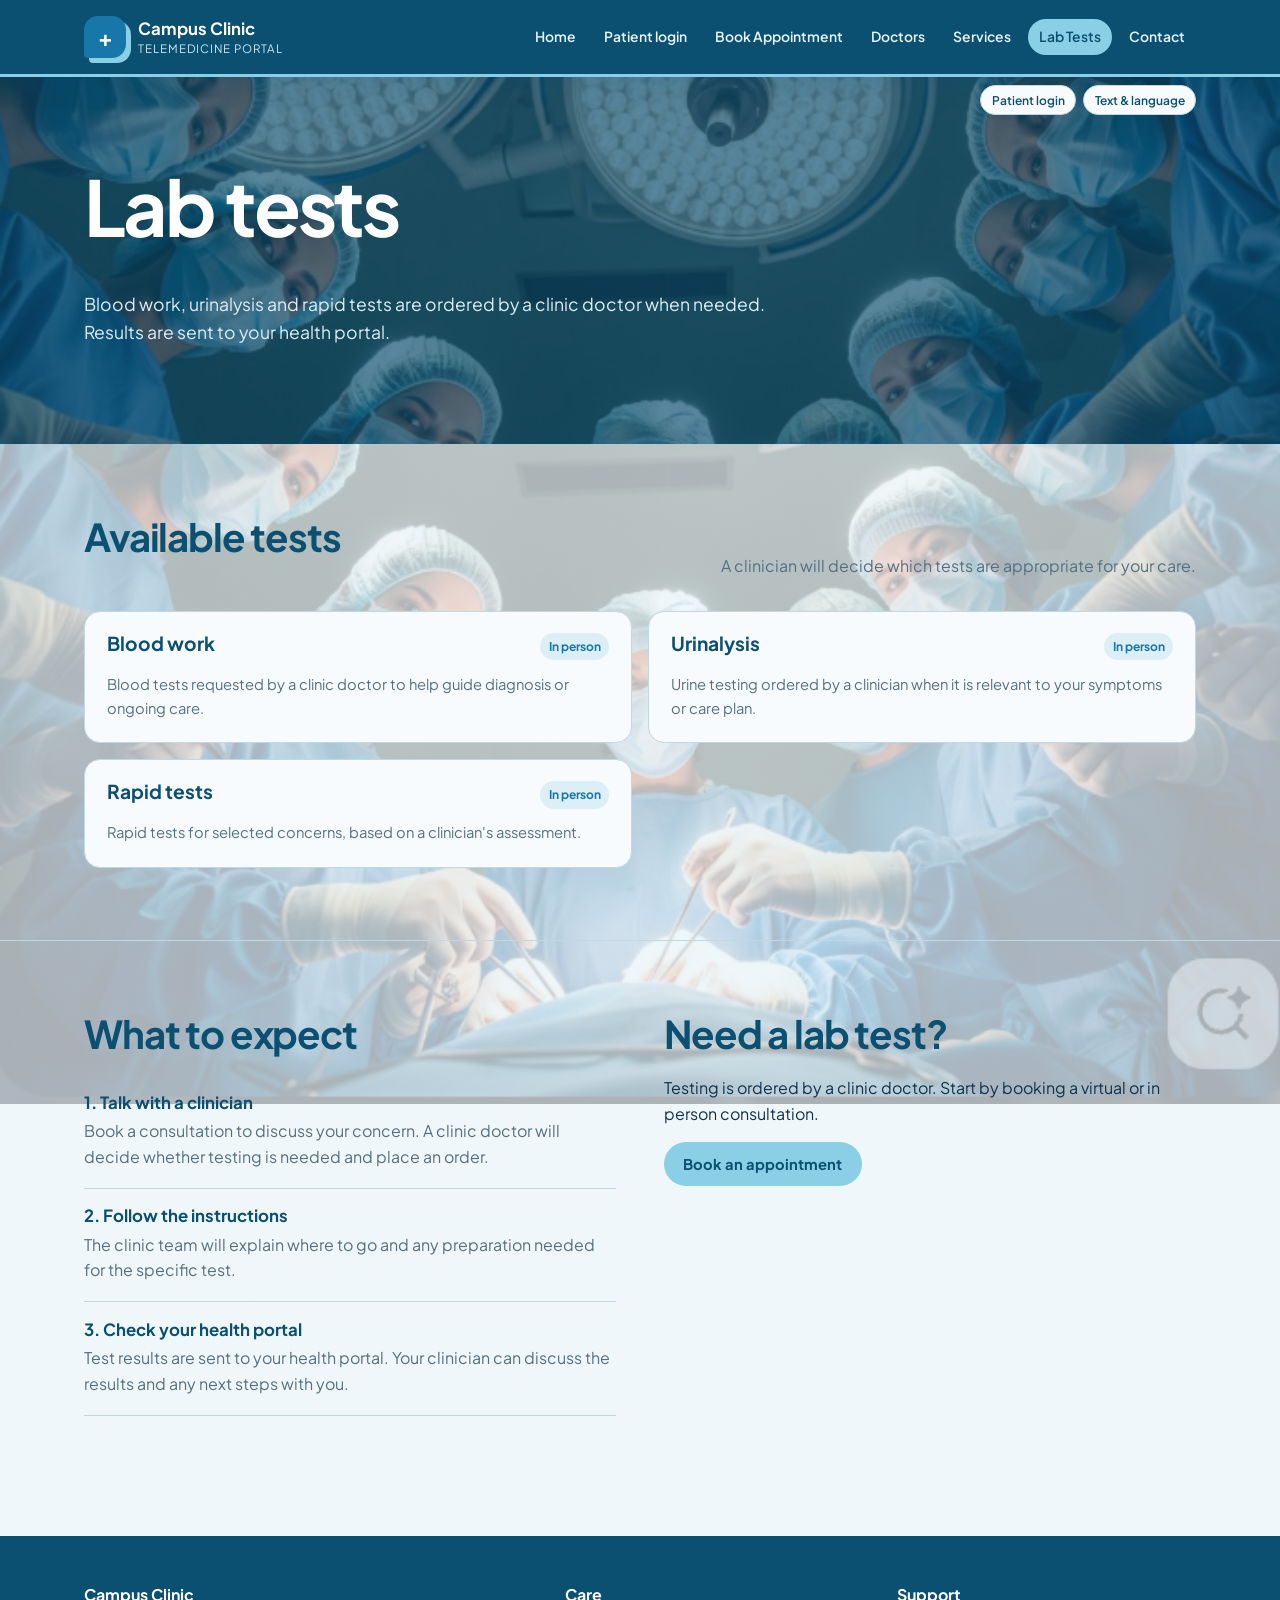
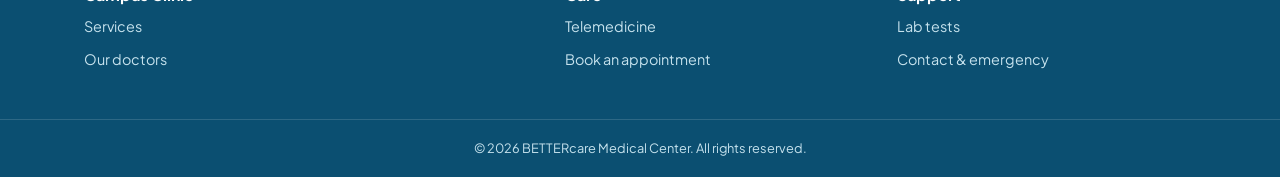
<file: health-resources.html>
<!DOCTYPE html>
<html lang="en">
<head>
<meta charset="UTF-8">
<meta name="viewport" content="width=device-width, initial-scale=1.0">
<link rel="icon" href="images/Screenshot 2026-09-25 092349.png" type="image/x-icon">

<title>Lab Tests — Campus Clinic</title>
<meta name="description" content="Learn about on-site lab tests, how to request testing and how results are shared through the clinic.">
<link rel="stylesheet" href="styles/style.css">
</head>
<body>

<header class="site-header">
  <div class="container">
    <a href="index.html" class="brand">
      <span class="brand-mark">+</span>
      <span class="brand-text">
        <strong>Campus Clinic</strong>
        <span>Telemedicine Portal</span>
      </span>
    </a>
    <nav aria-label="Main navigation">
      <ul class="nav-list">
        <li><a href="index.html">Home</a></li>
        <li><a href="login.html">Patient login</a></li>
        <li><a href="appointments.html">Book Appointment</a></li>
        <li><a href="doctors.html">Doctors</a></li>
        <li><a href="services.html">Services</a></li>
        <li><a href="health-resources.html" aria-current="page">Lab Tests</a></li>
        <li><a href="contact.html">Contact</a></li>
      </ul>
    </nav>
  </div>
</header>

<main>

  <section class="hero">
    <div class="container">
      <h1>Lab tests</h1>
      <p class="lede">Blood work, urinalysis and rapid tests are ordered by a clinic doctor when needed. Results are sent to your health portal.</p>
    </div>
  </section>

  <section class="section">
    <div class="container">
      <div class="section-head">
        <h2>Available tests</h2>
        <p>A clinician will decide which tests are appropriate for your care.</p>
      </div>
      <div class="service-list">
        <div class="service-row">
          <h3>Blood work</h3>
          <p>Blood tests requested by a clinic doctor to help guide diagnosis or ongoing care.</p>
          <span class="mode-tag">In person</span>
        </div>
        <div class="service-row">
          <h3>Urinalysis</h3>
          <p>Urine testing ordered by a clinician when it is relevant to your symptoms or care plan.</p>
          <span class="mode-tag">In person</span>
        </div>
        <div class="service-row">
          <h3>Rapid tests</h3>
          <p>Rapid tests for selected concerns, based on a clinician's assessment.</p>
          <span class="mode-tag">In person</span>
        </div>
      </div>
    </div>
  </section>

  <section class="section">
    <div class="container two-col">
      <div>
        <h2>What to expect</h2>
        <div class="faq-item">
          <h3>1. Talk with a clinician</h3>
          <p>Book a consultation to discuss your concern. A clinic doctor will decide whether testing is needed and place an order.</p>
        </div>
        <div class="faq-item">
          <h3>2. Follow the instructions</h3>
          <p>The clinic team will explain where to go and any preparation needed for the specific test.</p>
        </div>
        <div class="faq-item">
          <h3>3. Check your health portal</h3>
          <p>Test results are sent to your health portal. Your clinician can discuss the results and any next steps with you.</p>
        </div>
      </div>
      <div>
        <h2>Need a lab test?</h2>
        <p>Testing is ordered by a clinic doctor. Start by booking a virtual or in person consultation.</p>
        <a href="appointments.html" class="btn btn-primary">Book an appointment</a>
      </div>
    </div>
  </section>

</main>

<footer class="site-footer">
  <div class="container">
    <div>
      <h4>Campus Clinic</h4>
      <ul>
        <li><a href="services.html">Services</a></li>
        <li><a href="doctors.html">Our doctors</a></li>
      </ul>
    </div>
    <div>
      <h4>Care</h4>
      <ul>
        <li><a href="telemedicine.html">Telemedicine</a></li>
        <li><a href="appointments.html">Book an appointment</a></li>
      </ul>
    </div>
    <div>
      <h4>Support</h4>
      <ul>
        <li><a href="health-resources.html">Lab tests</a></li>
        <li><a href="contact.html">Contact &amp; emergency</a></li>
      </ul>
    </div>
  </div>
  <div class="footer-bottom">
    &copy; 2026 BETTERcare Medical Center. All rights reserved.
  </div>
</footer>

<script src="scripts/app.js"></script>
</body>
</html>
</file>
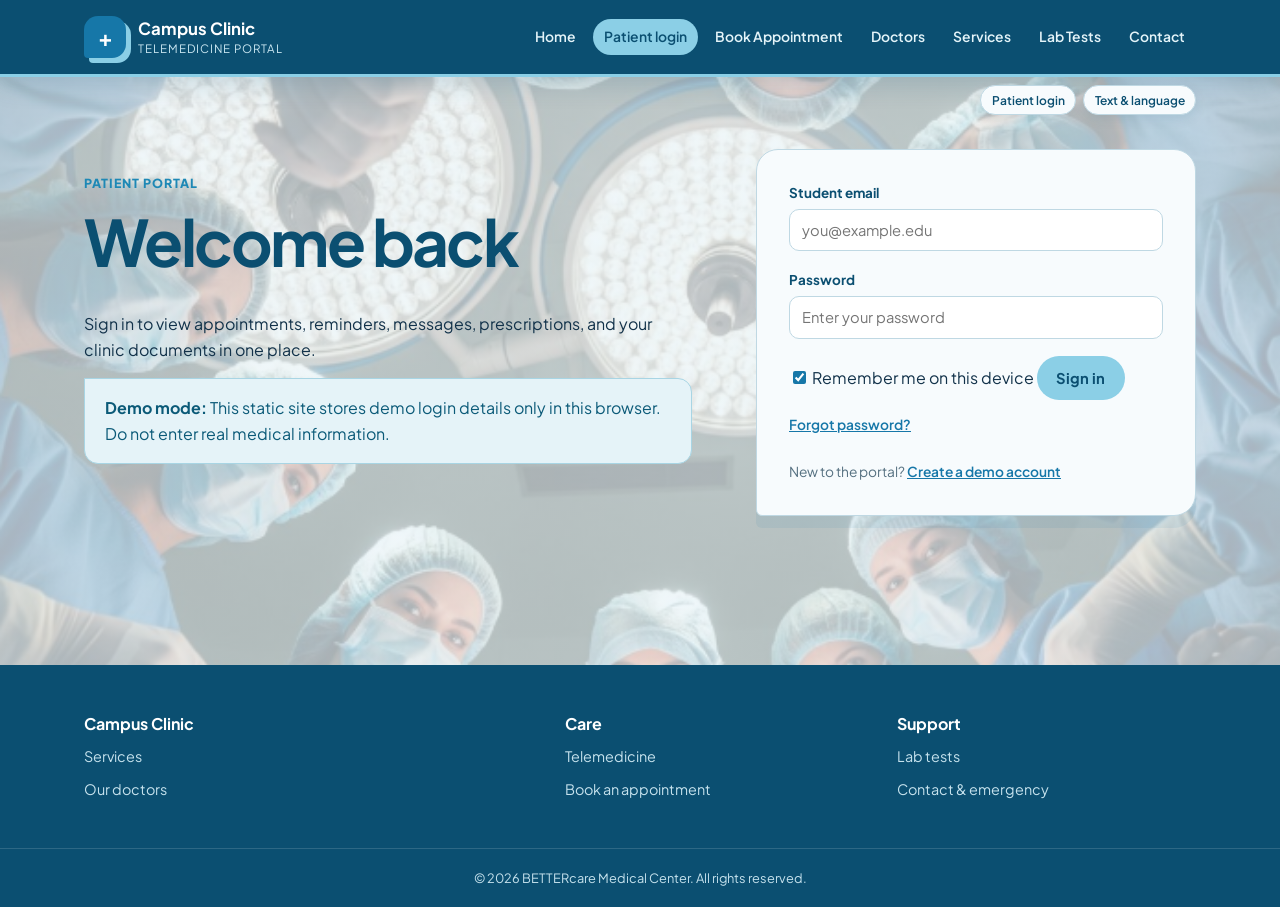
<file: login.html>
<!DOCTYPE html>
<html lang="en">
<head>
<meta charset="UTF-8">
<meta name="viewport" content="width=device-width, initial-scale=1.0">
<link rel="icon" href="images/Screenshot 2026-09-25 092349.png" type="image/x-icon">

<title>Login - Campus Clinic</title>
<meta name="description" content="Sign in to the Campus Clinic patient portal demo.">
<link rel="stylesheet" href="styles/style.css">
</head>
<body>

<header class="site-header">
  <div class="container">
    <a href="index.html" class="brand"><span class="brand-mark">+</span><span class="brand-text"><strong>Campus Clinic</strong><span>Telemedicine Portal</span></span></a>
    <nav aria-label="Main navigation"><ul class="nav-list">
      <li><a href="index.html">Home</a></li><li><a href="login.html" aria-current="page">Patient login</a></li>
<li><a href="appointments.html">Book Appointment</a></li><li><a href="doctors.html">Doctors</a></li><li><a href="services.html">Services</a></li><li><a href="health-resources.html">Lab Tests</a></li><li><a href="contact.html">Contact</a></li>    </ul></nav>
  </div>
</header>

<main>
  <section class="section auth-section">
    <div class="container auth-layout">
      <div>
        <span class="eyebrow">Patient portal</span>
        <h1>Welcome back</h1>
        <p>Sign in to view appointments, reminders, messages, prescriptions, and your clinic documents in one place.</p>
        <div class="notice"><p><strong>Demo mode:</strong> This static site stores demo login details only in this browser. Do not enter real medical information.</p></div>
      </div>
      <form class="panel auth-form" id="login-form">
        <div class="form-row"><label for="login-email">Student email</label><input type="email" id="login-email" placeholder="you@example.edu" required></div>
        <div class="form-row"><label for="login-password">Password</label><input type="password" id="login-password" placeholder="Enter your password" minlength="4" required></div>
        <label class="checkbox-row"><input type="checkbox" id="remember-login" checked> Remember me on this device</label>
        <button type="submit" class="btn btn-primary">Sign in</button>
        <button type="button" class="text-button" id="forgot-password">Forgot password?</button>
        <p class="auth-switch">New to the portal? <button type="button" class="text-button" id="create-account">Create a demo account</button></p>
      </form>
    </div>
  </section>
</main>

<footer class="site-footer"><div class="container"><div><h4>Campus Clinic</h4><ul><li><a href="services.html">Services</a></li><li><a href="doctors.html">Our doctors</a></li></ul></div><div><h4>Care</h4><ul><li><a href="telemedicine.html">Telemedicine</a></li><li><a href="appointments.html">Book an appointment</a></li></ul></div><div><h4>Support</h4><ul><li><a href="health-resources.html">Lab tests</a></li><li><a href="contact.html">Contact &amp; emergency</a></li></ul></div></div><div class="footer-bottom">&copy;  2026 BETTERcare Medical Center. All rights reserved.</div></footer>
<script src="scripts/app.js"></script>
</body>
</html>
</file>
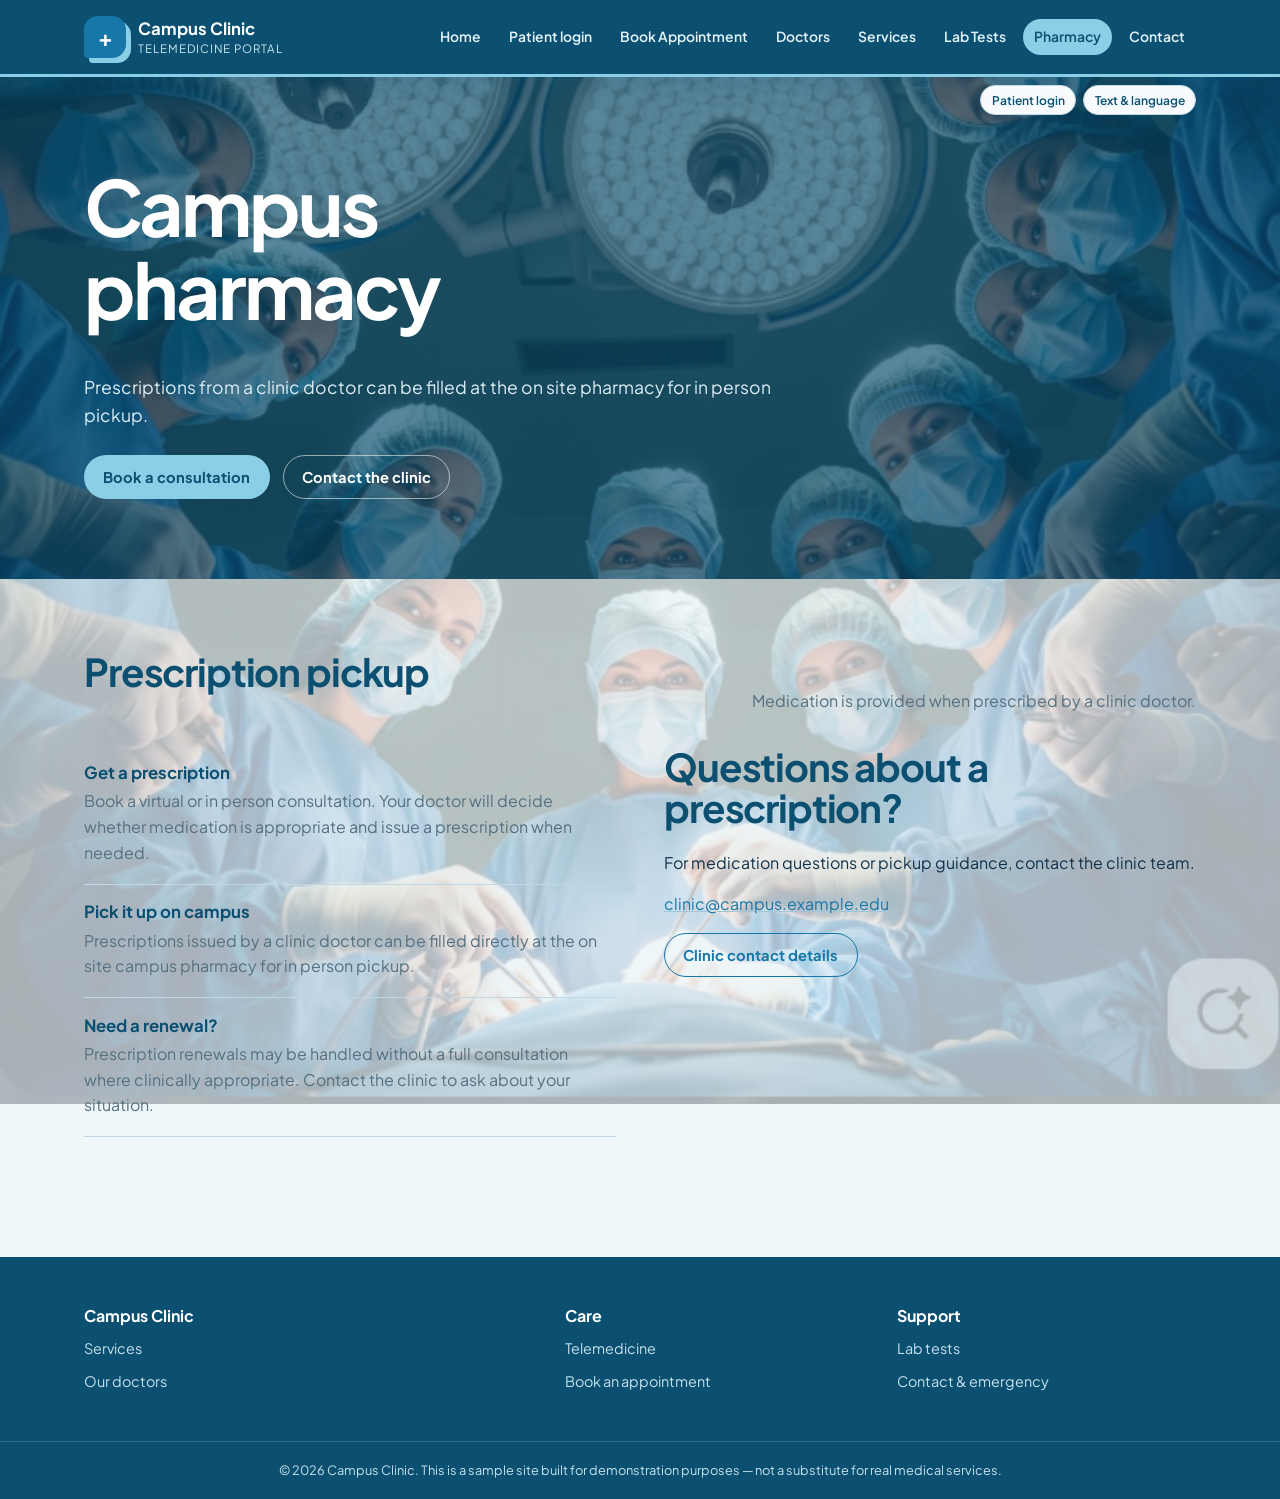
<file: pharmacy.html>
<!DOCTYPE html>
<html lang="en">
<head>
<meta charset="UTF-8">
<meta name="viewport" content="width=device-width, initial-scale=1.0">
<link rel="icon" href="images/Screenshot 2026-09-25 092349.png" type="image/x-icon">
<title>Campus Pharmacy — Campus Clinic</title>
<meta name="description" content="Learn how to pick up prescriptions from the on-site campus clinic pharmacy.">
<link rel="stylesheet" href="styles/style.css">
</head>
<body>

<header class="site-header">
  <div class="container">
    <a href="index.html" class="brand">
      <span class="brand-mark">+</span>
      <span class="brand-text">
        <strong>Campus Clinic</strong>
        <span>Telemedicine Portal</span>
      </span>
    </a>
    <nav aria-label="Main navigation">
      <ul class="nav-list">
        <li><a href="index.html">Home</a></li>
        <li><a href="login.html">Patient login</a></li>
        <li><a href="appointments.html">Book Appointment</a></li>
        <li><a href="doctors.html">Doctors</a></li>
        <li><a href="services.html">Services</a></li>
        <li><a href="health-resources.html">Lab Tests</a></li>
        <li><a href="pharmacy.html" aria-current="page">Pharmacy</a></li>
        <li><a href="contact.html">Contact</a></li>
      </ul>
    </nav>
  </div>
</header>

<main>
  <section class="hero">
    <div class="container">
      <h1>Campus pharmacy</h1>
      <p class="lede">Prescriptions from a clinic doctor can be filled at the on site pharmacy for in person pickup.</p>
      <div class="hero-actions">
        <a href="appointments.html" class="btn btn-primary">Book a consultation</a>
        <a href="contact.html" class="btn btn-ghost">Contact the clinic</a>
      </div>
    </div>
  </section>

  <section class="section">
    <div class="container">
      <div class="section-head">
        <h2>Prescription pickup</h2>
        <p>Medication is provided when prescribed by a clinic doctor.</p>
      </div>
      <div class="two-col">
        <div>
          <div class="faq-item">
            <h3>Get a prescription</h3>
            <p>Book a virtual or in person consultation. Your doctor will decide whether medication is appropriate and issue a prescription when needed.</p>
          </div>
          <div class="faq-item">
            <h3>Pick it up on campus</h3>
            <p>Prescriptions issued by a clinic doctor can be filled directly at the on site campus pharmacy for in person pickup.</p>
          </div>
          <div class="faq-item">
            <h3>Need a renewal?</h3>
            <p>Prescription renewals may be handled without a full consultation where clinically appropriate. Contact the clinic to ask about your situation.</p>
          </div>
        </div>
        <div>
          <h2>Questions about a prescription?</h2>
          <p>For medication questions or pickup guidance, contact the clinic team.</p>
          <p><a href="mailto:clinic@campus.example.edu">clinic@campus.example.edu</a></p>
          <a href="contact.html" class="btn btn-outline">Clinic contact details</a>
        </div>
      </div>
    </div>
  </section>
</main>

<footer class="site-footer">
  <div class="container">
    <div>
      <h4>Campus Clinic</h4>
      <ul>
        <li><a href="services.html">Services</a></li>
        <li><a href="doctors.html">Our doctors</a></li>
      </ul>
    </div>
    <div>
      <h4>Care</h4>
      <ul>
        <li><a href="telemedicine.html">Telemedicine</a></li>
        <li><a href="appointments.html">Book an appointment</a></li>
      </ul>
    </div>
    <div>
      <h4>Support</h4>
      <ul>
        <li><a href="health-resources.html">Lab tests</a></li>
        <li><a href="contact.html">Contact &amp; emergency</a></li>
      </ul>
    </div>
  </div>
  <div class="footer-bottom">
    &copy; 2026 Campus Clinic. This is a sample site built for demonstration purposes — not a substitute for real medical services.


  </div>
</footer>

<script src="scripts/app.js"></script>
</body>
</html>
</file>
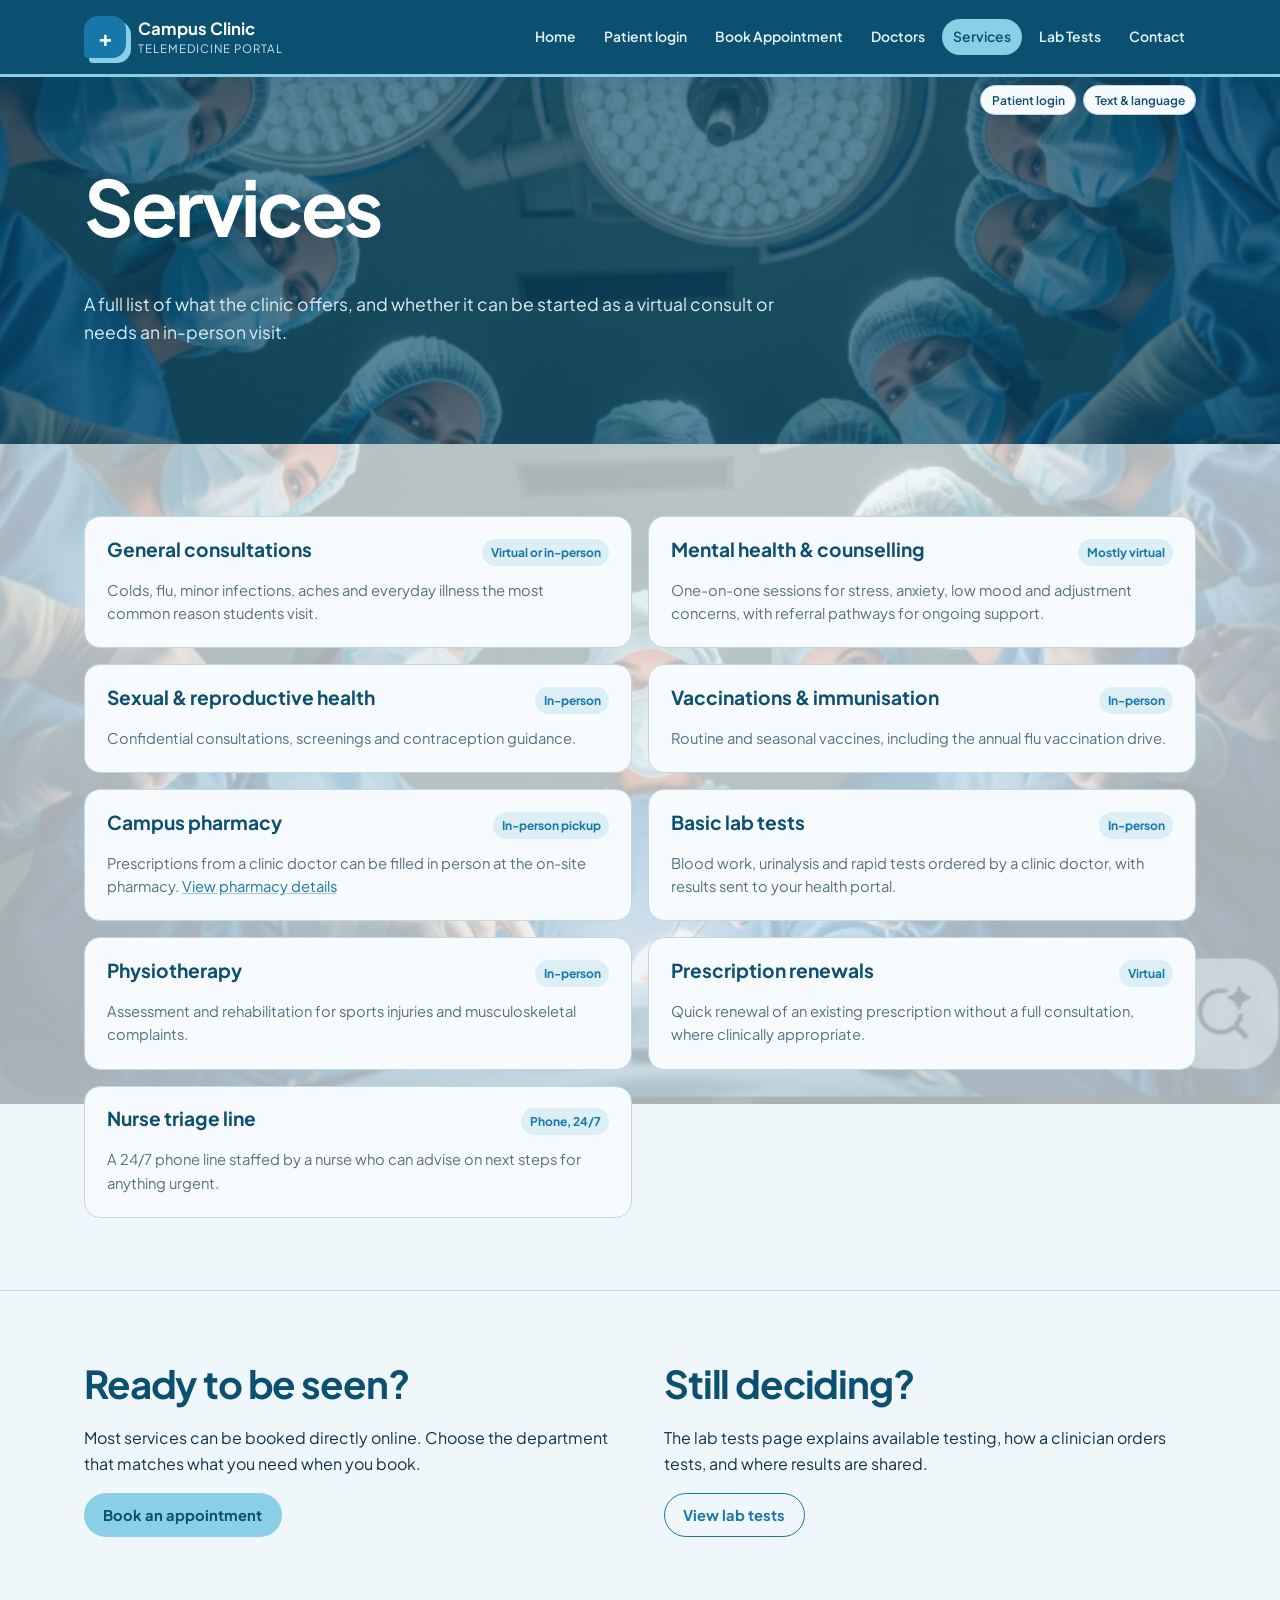
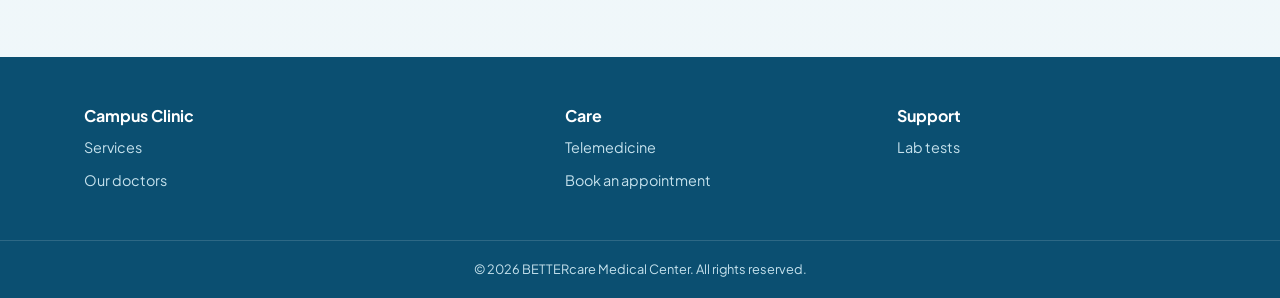
<file: services.html>
<!DOCTYPE html>
<html lang="en">
<head>
<meta charset="UTF-8">
<meta name="viewport" content="width=device-width, initial-scale=1.0">
<link rel="icon" href="images/Screenshot 2026-09-25 092349.png" type="image/x-icon">

<title>Services — Campus Clinic</title>
<meta name="description" content="Services offered by the campus clinic, and whether each is available virtually or in person.">
<link rel="stylesheet" href="styles/style.css">
</head>
<body>

<header class="site-header">
  <div class="container">
    <a href="index.html" class="brand">
      <span class="brand-mark">+</span>
      <span class="brand-text">
        <strong>Campus Clinic</strong>
        <span>Telemedicine Portal</span>
      </span>
    </a>
    <nav aria-label="Main navigation">
      <ul class="nav-list">
        <li><a href="index.html">Home</a></li>
        <li><a href="login.html">Patient login</a></li>
        <li><a href="appointments.html">Book Appointment</a></li>
        <li><a href="doctors.html">Doctors</a></li>
        <li><a href="services.html" aria-current="page">Services</a></li>
        <li><a href="health-resources.html">Lab Tests</a></li>
        <li><a href="contact.html">Contact</a></li>
      </ul>
    </nav>
  </div>
</header>

<main>

  <section class="hero">
    <div class="container">
      <h1>Services</h1>
      <p class="lede">A full list of what the clinic offers, and whether it can be started as a virtual consult or needs an in-person visit.</p>
    </div>
  </section>

  <section class="section">
    <div class="container">
      <div class="service-list">
        <div class="service-row">
          <h3>General consultations</h3>
          <p>Colds, flu, minor infections, aches and everyday illness the most common reason students visit.</p>
          <span class="mode-tag">Virtual or in-person</span>
        </div>
        <div class="service-row">
          <h3>Mental health &amp; counselling</h3>
          <p>One-on-one sessions for stress, anxiety, low mood and adjustment concerns, with referral pathways for ongoing support.</p>
          <span class="mode-tag">Mostly virtual</span>
        </div>
        <div class="service-row">
          <h3>Sexual &amp; reproductive health</h3>
          <p>Confidential consultations, screenings and contraception guidance.</p>
          <span class="mode-tag">In-person</span>
        </div>
        <div class="service-row">
          <h3>Vaccinations &amp; immunisation</h3>
          <p>Routine and seasonal vaccines, including the annual flu vaccination drive.</p>
          <span class="mode-tag">In-person</span>
        </div>
        <div class="service-row">
          <h3>Campus pharmacy</h3>
          <p>Prescriptions from a clinic doctor can be filled in person at the on-site pharmacy. <a href="pharmacy.html">View pharmacy details</a></p>
          <span class="mode-tag">In-person pickup</span>
        </div>
        <div class="service-row">
          <h3>Basic lab tests</h3>
          <p>Blood work, urinalysis and rapid tests ordered by a clinic doctor, with results sent to your health portal.</p>
          <span class="mode-tag">In-person</span>
        </div>
        <div class="service-row">
          <h3>Physiotherapy</h3>
          <p>Assessment and rehabilitation for sports injuries and musculoskeletal complaints.</p>
          <span class="mode-tag">In-person</span>
        </div>
        <div class="service-row">
          <h3>Prescription renewals</h3>
          <p>Quick renewal of an existing prescription without a full consultation, where clinically appropriate.</p>
          <span class="mode-tag">Virtual</span>
        </div>
        <div class="service-row">
          <h3>Nurse triage line</h3>
          <p>A 24/7 phone line staffed by a nurse who can advise on next steps for anything urgent.</p>
          <span class="mode-tag">Phone, 24/7</span>
        </div>
      </div>
    </div>
  </section>

  <section class="section">
    <div class="container">
      <div class="two-col">
        <div>
          <h2>Ready to be seen?</h2>
          <p>Most services can be booked directly online. Choose the department that matches what you need when you book.</p>
          <a href="appointments.html" class="btn btn-primary">Book an appointment</a>
        </div>
        <div>
          <h2>Still deciding?</h2>
          <p>The lab tests page explains available testing, how a clinician orders tests, and where results are shared.</p>
          <a href="health-resources.html" class="btn btn-outline">View lab tests</a>
        </div>
      </div>
    </div>
  </section>

</main>

<footer class="site-footer">
  <div class="container">
    <div>
      <h4>Campus Clinic</h4>
      <ul>
        <li><a href="services.html">Services</a></li>
        <li><a href="doctors.html">Our doctors</a></li>
      </ul>
    </div>
    <div>
      <h4>Care</h4>
      <ul>
        <li><a href="telemedicine.html">Telemedicine</a></li>
        <li><a href="appointments.html">Book an appointment</a></li>
      </ul>
    </div>
    <div>
      <h4>Support</h4>
      <ul>
        <li><a href="health-resources.html">Lab tests</a></li>
        
      </ul>
    </div>
  </div>
  <div class="footer-bottom">
    &copy;  2026 BETTERcare Medical Center. All rights reserved.
  </div>
</footer>

<script src="scripts/app.js"></script>
</body>
</html>
</file>
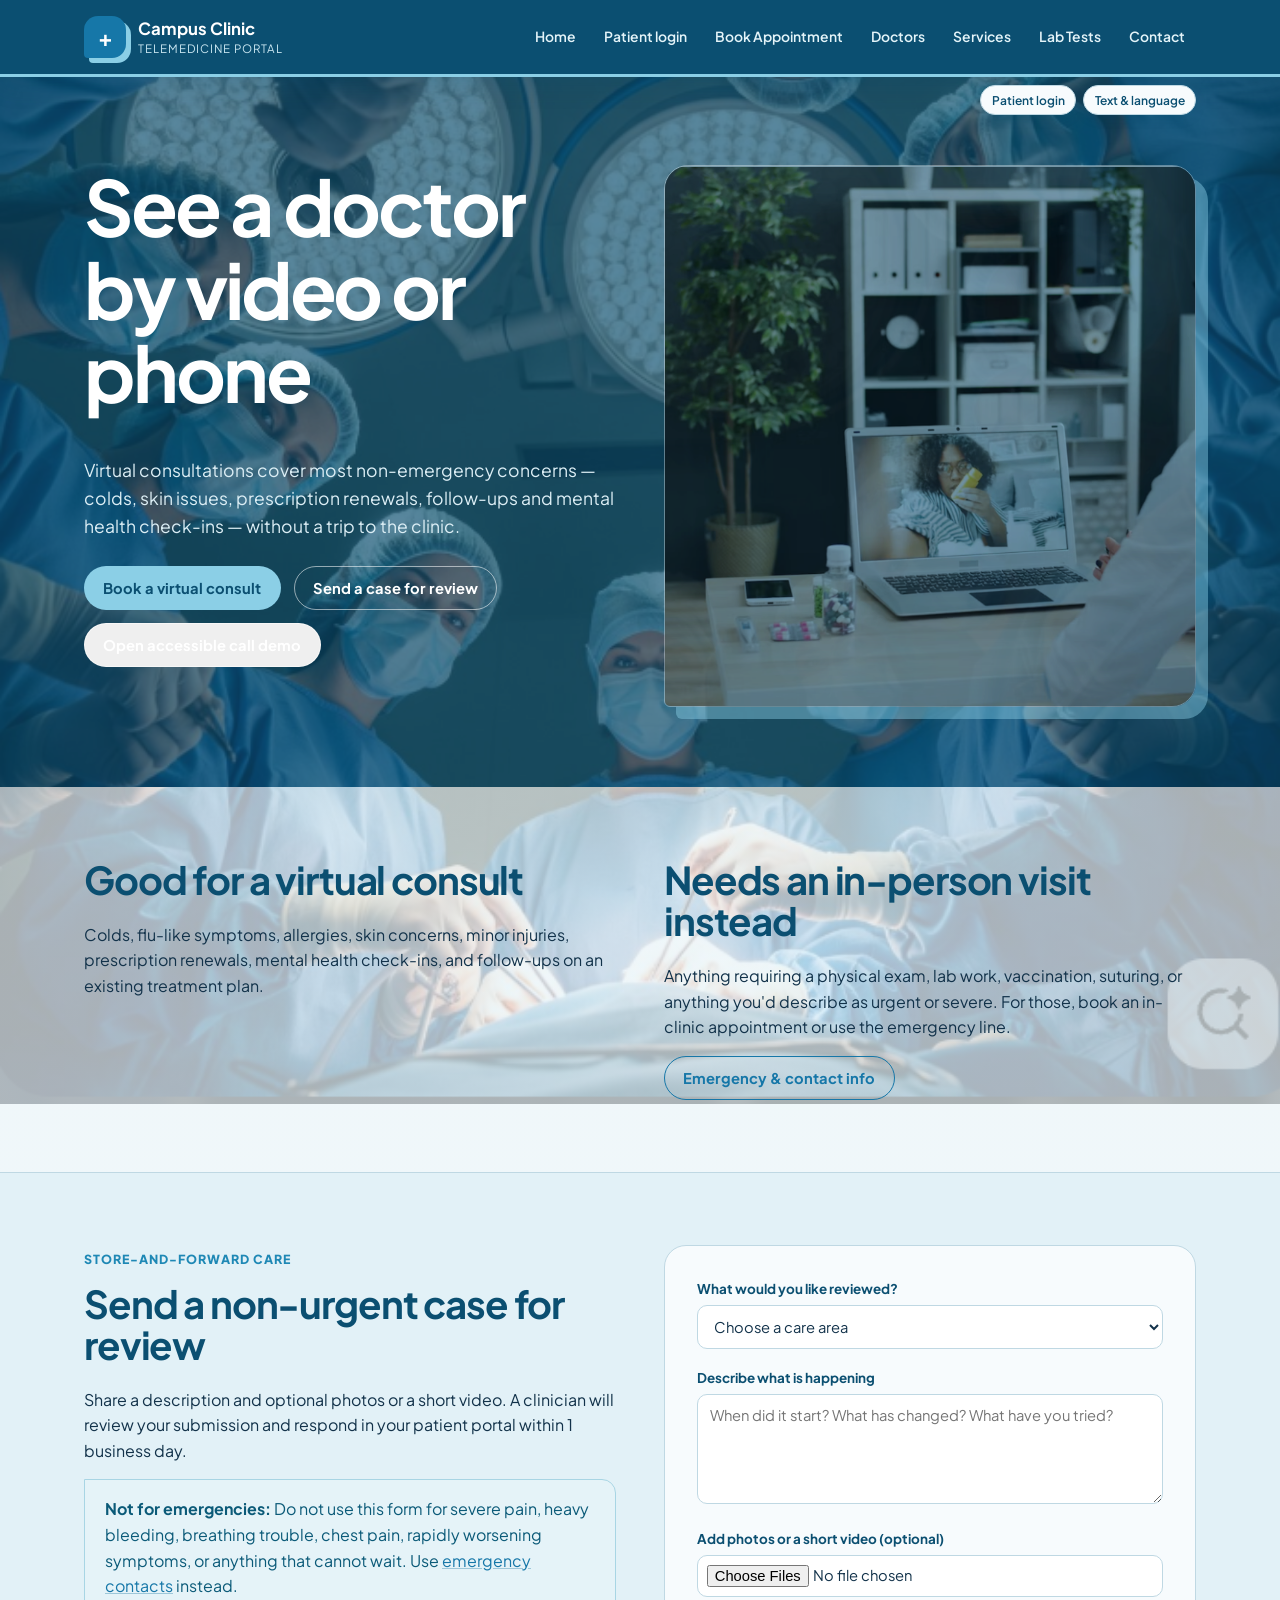
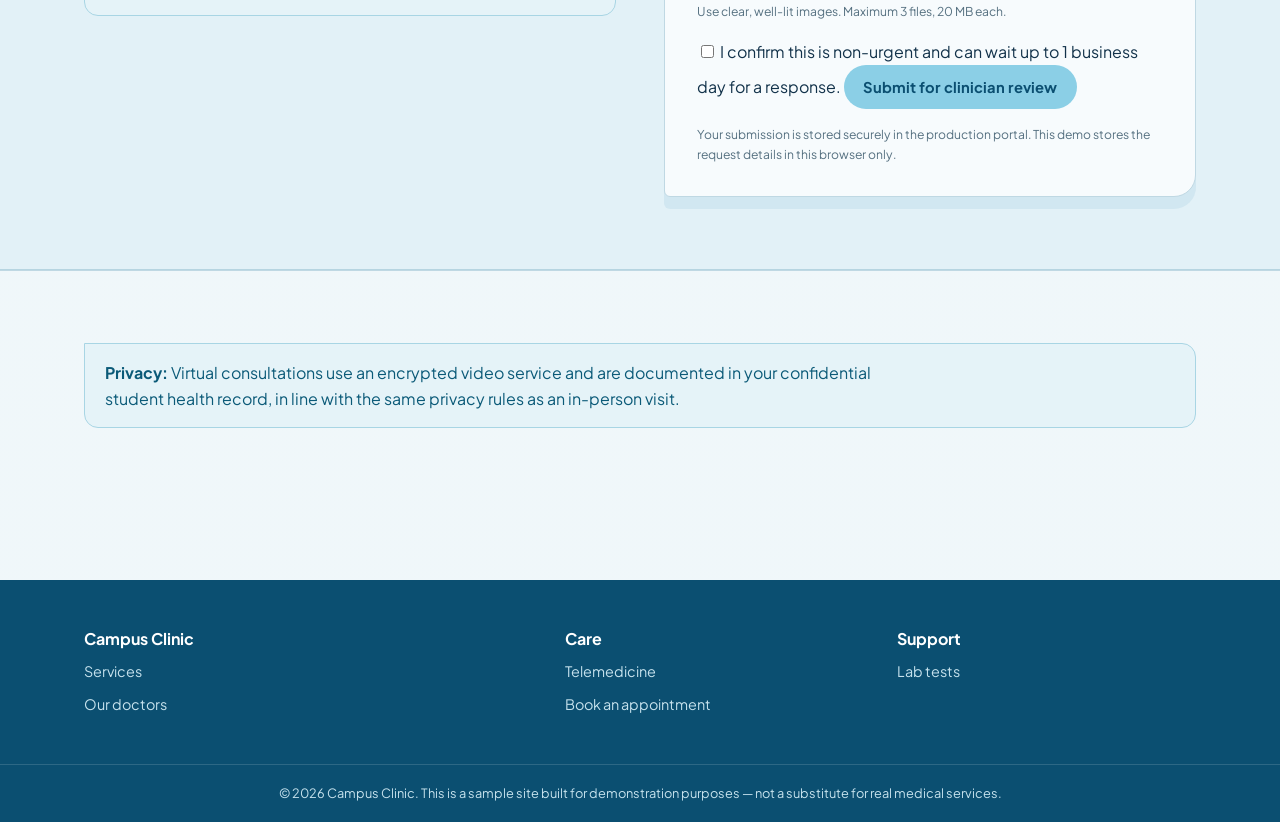
<file: telemedicine.html>
<!DOCTYPE html>
<html lang="en">
<head>
<meta charset="UTF-8">
<meta name="viewport" content="width=device-width, initial-scale=1.0">
<link rel="icon" href="images/Screenshot 2026-09-25 092349.png" type="image/x-icon">

<title>Telemedicine — Campus Clinic</title>
<meta name="description" content="How virtual consultations work at the campus clinic, what you need, and when to use them.">
<link rel="stylesheet" href="styles/style.css">
</head>
<body>

<header class="site-header">
  <div class="container">
    <a href="index.html" class="brand">
      <span class="brand-mark">+</span>
      <span class="brand-text">
        <strong>Campus Clinic</strong>
        <span>Telemedicine Portal</span>
      </span>
    </a>
    <nav aria-label="Main navigation">
      <ul class="nav-list">
        <li><a href="index.html">Home</a></li>
        <li><a href="login.html">Patient login</a></li>
        <li><a href="appointments.html">Book Appointment</a></li>
        <li><a href="doctors.html">Doctors</a></li>
        <li><a href="services.html">Services</a></li>
        <li><a href="health-resources.html">Lab Tests</a></li>
        <li><a href="contact.html">Contact</a></li>
      </ul>
    </nav>
  </div>
</header>

<main>

  <section class="hero telemedicine-hero">
    <div class="container">
      <div class="hero-layout">
        <div class="hero-copy">
          <h1>See a doctor by video or phone</h1>
          <p class="lede">Virtual consultations cover most non-emergency concerns — colds, skin issues, prescription renewals, follow-ups and mental health check-ins — without a trip to the clinic.</p>
          <div class="hero-actions">
            <a href="appointments.html" class="btn btn-primary">Book a virtual consult</a>
            <a href="#async-consultation" class="btn btn-ghost">Send a case for review</a>
            <button type="button" class="btn btn-ghost" id="start-video">Open accessible call demo</button>
          </div>
        </div>
        <div class="hero-image-frame">
          <img src="images/image 3.png" alt="Telemedicine consultation in progress">
        </div>
      </div>
    </div>
  </section>

  <section class="section">
    <div class="container">
      <div class="two-col">
        <div>
          <h2>Good for a virtual consult</h2>
          <p>Colds, flu-like symptoms, allergies, skin concerns, minor injuries, prescription renewals, mental health check-ins, and follow-ups on an existing treatment plan.</p>
        </div>
        <div>
          <h2>Needs an in-person visit instead</h2>
          <p>Anything requiring a physical exam, lab work, vaccination, suturing, or anything you'd describe as urgent or severe. For those, book an in-clinic appointment or use the emergency line.</p>
          <a href="contact.html" class="btn btn-outline">Emergency &amp; contact info</a>
        </div>
      </div>
    </div>
  </section>

  <section class="section async-section" id="async-consultation">
    <div class="container two-col">
      <div>
        <span class="eyebrow">Store-and-forward care</span>
        <h2>Send a non-urgent case for review</h2>
        <p>Share a description and optional photos or a short video. A clinician will review your submission and respond in your patient portal within 1 business day.</p>
        <div class="notice">
          <p><strong>Not for emergencies:</strong> Do not use this form for severe pain, heavy bleeding, breathing trouble, chest pain, rapidly worsening symptoms, or anything that cannot wait. Use <a href="contact.html">emergency contacts</a> instead.</p>
        </div>
      </div>
      <form class="panel" id="async-consultation-form">
        <div class="form-row">
          <label for="async-category">What would you like reviewed?</label>
          <select id="async-category" name="category" required>
            <option value="">Choose a care area</option>
            <option>Skin or rash</option>
            <option>Wound care</option>
            <option>Follow-up question</option>
            <option>Other non-urgent concern</option>
          </select>
        </div>
        <div class="form-row">
          <label for="async-description">Describe what is happening</label>
          <textarea id="async-description" name="description" minlength="20" placeholder="When did it start? What has changed? What have you tried?" required></textarea>
        </div>
        <div class="form-row">
          <label for="async-media">Add photos or a short video (optional)</label>
          <input type="file" id="async-media" name="media" accept="image/*,video/*" multiple>
          <small class="field-help">Use clear, well-lit images. Maximum 3 files, 20 MB each.</small>
        </div>
        <label class="checkbox-row"><input type="checkbox" id="async-non-urgent" required> I confirm this is non-urgent and can wait up to 1 business day for a response.</label>
        <button type="submit" class="btn btn-primary">Submit for clinician review</button>
        <p class="form-footnote">Your submission is stored securely in the production portal. This demo stores the request details in this browser only.</p>
      </form>
    </div>
  </section>

  <section class="section">
    <div class="container">
      <div class="notice">
        <p><strong>Privacy:</strong> Virtual consultations use an encrypted video service and are documented in your confidential student health record, in line with the same privacy rules as an in-person visit.</p>
      </div>
    </div>
  </section>

</main>

<footer class="site-footer">
  <div class="container">
    <div>
      <h4>Campus Clinic</h4>
      <ul>
        <li><a href="services.html">Services</a></li>
        <li><a href="doctors.html">Our doctors</a></li>
      </ul>
    </div>
    <div>
      <h4>Care</h4>
      <ul>
        <li><a href="telemedicine.html">Telemedicine</a></li>
        <li><a href="appointments.html">Book an appointment</a></li>
      </ul>
    </div>
    <div>
      <h4>Support</h4>
      <ul>
        <li><a href="health-resources.html">Lab tests</a></li>
        
      </ul>
    </div>
  </div>
  <div class="footer-bottom">
    &copy; 2026 Campus Clinic. This is a sample site built for demonstration purposes — not a substitute for real medical services.
  </div>
</footer>

<script src="scripts/app.js"></script>
</body>
</html>
</file>
<file: styles/style.css>
@import url('https://fonts.googleapis.com/css2?family=Plus+Jakarta+Sans:wght@400;500;600;700;800&display=swap');

:root{
  --ink: #12324a;
  --forest: #0b4f71;
  --leaf: #1677a8;
  --mint: #dceff7;
  --lime: #8bcfe6;
  --coral: #1e88b5;
  --paper: #f7fbfd;
  --canvas: #eaf4f8;
  --line: #bfd8e3;
  --muted: #557080;
  --white: #ffffff;
  --warning-bg: #e5f3f8;
  --warning: #0b5a78;
  --display: 'Plus Jakarta Sans', sans-serif;
  --body: 'Plus Jakarta Sans', 'Trebuchet MS', sans-serif;
  --max: 1160px;
}

*, *::before, *::after{ box-sizing: border-box; font-family: var(--body); }
html{ scroll-behavior: smooth; }
body{ position: relative; margin: 0; color: var(--ink); background: linear-gradient(rgba(234,244,248,.72), rgba(234,244,248,.72)), url('../images/DOC 1.png') center / cover fixed no-repeat; font: 400 1rem/1.6 var(--body); -webkit-font-smoothing: antialiased; }
h1, h2, h3, h4{ margin: 0 0 .55em; color: var(--forest); font-family: var(--display); line-height: 1.08; }
button, input, select, textarea{ font-family: var(--body); }
h1{ font-size: clamp(2.4rem, 6vw, 5rem); letter-spacing: -.04em; }
h2{ font-size: clamp(1.7rem, 3vw, 2.5rem); letter-spacing: -.03em; }
h3{ font-size: 1.2rem; }
p{ max-width: 68ch; margin: 0 0 1em; }
a{ color: var(--leaf); text-decoration-color: #9dc7d9; }
a:hover{ color: var(--coral); }
img{ display: block; max-width: 100%; }
:focus-visible{ outline: 3px solid var(--coral); outline-offset: 4px; }
.container{ max-width: var(--max); margin: 0 auto; padding: 0 1.5rem; }

.emergency-strip{ background: var(--warning-bg); border-bottom: 1px solid #a8d5e4; }
.emergency-strip .container{ display: flex; justify-content: space-between; align-items: center; gap: 1rem; flex-wrap: wrap; padding-top: .65rem; padding-bottom: .65rem; color: var(--warning); font-size: .86rem; }
.emergency-strip strong{ color: var(--warning); }
.emergency-strip a{ color: var(--warning); font-weight: 700; }

.site-header{ position: sticky; top: 0; z-index: 10; background: #0b4f71; border-bottom: 3px solid var(--lime); box-shadow: 0 8px 24px rgba(11,79,113,.16); }
.site-header .container{ display: flex; justify-content: space-between; align-items: center; gap: 2rem; padding-top: 1rem; padding-bottom: 1rem; }
.brand{ display: flex; align-items: center; gap: .75rem; flex-shrink: 0; color: var(--white); text-decoration: none; }
.brand-mark{ display: grid; place-items: center; width: 42px; height: 42px; border-radius: 14px 14px 14px 4px; background: var(--leaf); color: var(--white); font: 700 1.4rem var(--display); box-shadow: 5px 5px 0 var(--lime); }
.brand-text{ line-height: 1.15; }
.brand-text strong{ display: block; color: var(--white); font: 700 1.05rem var(--display); }
.brand-text span{ display: block; margin-top: .18rem; color: #c8e5f0; font-size: .72rem; letter-spacing: .08em; text-transform: uppercase; }
.nav-list{ display: flex; gap: .35rem; flex-wrap: wrap; justify-content: flex-end; list-style: none; margin: 0; padding: 0; }
.nav-list a{ display: block; padding: .45rem .7rem; border-radius: 999px; color: #e4f4f9; font-size: .87rem; font-weight: 600; text-decoration: none; }
.nav-list a:hover, .nav-list a[aria-current="page"]{ background: var(--lime); color: var(--forest); }

main{ overflow: hidden; }
.hero{ position: relative; isolation: isolate; padding: 5.5rem 0 5rem; background: url('../images/DOC 1.png') center / cover no-repeat; color: var(--white); }
.hero::before{ position: absolute; z-index: 0; inset: 0; content: ''; background: rgba(11,79,113,.68); }
.hero::after{ display: none; }
.hero > .container{ position: relative; z-index: 1; }
.hero-layout{ display: grid; grid-template-columns: minmax(0, 1fr) minmax(360px, 1fr); gap: 3rem; align-items: stretch; }
.hero-copy, .hero-image-frame, .doctor, .doctor-content{ min-width: 0; }
.hero-image-frame{ position: relative; min-height: 540px; overflow: hidden; border: 1px solid rgba(255,255,255,.35); border-radius: 24px 24px 24px 6px; box-shadow: 12px 12px 0 rgba(139,207,230,.45); }
.hero-image-frame::after{ position: absolute; z-index: 1; inset: 0; content: ''; background: rgba(11,79,113,.42); mix-blend-mode: multiply; }
.hero-image-frame img{ width: 100%; height: 100%; min-height: 540px; object-fit: cover; opacity: .82; }
.telemedicine-hero{ background-image: url('../images/DOC 1.png'); }
.appointment-hero{ min-height: 560px; background-color: var(--forest); background-image: linear-gradient(90deg, rgba(11,79,113,.96) 0%, rgba(11,79,113,.72) 42%, rgba(11,79,113,.2) 100%), url('../images/DOC 1.png'); background-position: center, center; background-size: cover, cover; background-repeat: no-repeat; }
.appointment-hero::before{ background: transparent; }
.doctors-hero{ background-image: url('../images/OUR DOCTORS.jpg'); }
.hero h1{ max-width: 11ch; color: var(--white); }
.hero p.lede{ max-width: 57ch; color: #dceef5; font-size: 1.1rem; }
.hero-actions{ display: flex; gap: .8rem; flex-wrap: wrap; margin-top: 1.6rem; }
.hero-note{ display: flex; gap: 2.8rem; flex-wrap: wrap; margin-top: 3.5rem; padding-top: 1.3rem; border-top: 1px solid rgba(255,255,255,.2); }
.hero-note .figure{ color: var(--lime); font: 700 1.7rem var(--display); }
.hero-note .figure-label{ color: #c6e2ed; font-size: .82rem; }

.btn{ display: inline-block; padding: .75rem 1.15rem; border: 1px solid transparent; border-radius: 999px; cursor: pointer; font: 700 .92rem var(--body); text-decoration: none; transition: transform .2s ease, background .2s ease; }
.btn:hover{ transform: translateY(-2px); }
.btn-primary{ background: var(--lime); color: var(--forest); }
.btn-primary:hover{ background: #b5e2f0; color: var(--forest); }
.btn-ghost{ border-color: rgba(255,255,255,.55); color: var(--white); }
.btn-ghost:hover{ background: rgba(255,255,255,.1); color: var(--white); }
.hero #hero-triage{ border-color: var(--white); background: var(--forest); color: var(--white); }
.hero #hero-triage:hover{ border-color: var(--white); background: var(--forest); color: var(--white); }
.btn-outline{ border-color: var(--leaf); color: var(--leaf); }
.btn-outline:hover{ background: var(--leaf); color: var(--white); }

.section{ padding: 4.5rem 0; }
.section + .section{ border-top: 1px solid var(--line); }
.appointment-details{ background: #e2f1f7; border-top: 1px solid #b6d5e1; border-bottom: 1px solid #b6d5e1; }
.appointment-details h2{ color: #0b4f71; }
.appointment-details .faq-item{ border-bottom-color: #b6d5e1; }
.appointment-details .faq-item h3{ color: #14688e; }
.appointment-details .faq-item p{ color: #557080; }
.appointment-details .panel{ border-color: #b6d5e1; background: #f7fcfe; box-shadow: 0 12px 0 rgba(11,79,113,.1); }
.appointment-details .form-row label{ color: #0b4f71; }
.section-head{ display: flex; justify-content: space-between; align-items: end; gap: 1rem; margin-bottom: 2rem; }
.section-head p{ margin: 0; color: var(--muted); }
.two-col{ display: grid; grid-template-columns: repeat(auto-fit, minmax(290px, 1fr)); gap: 3rem; align-items: start; }
.link-grid{ display: grid; grid-template-columns: repeat(4, 1fr); gap: 1rem; }
.link-tile{ min-height: 220px; padding: 1.5rem; border: 1px solid var(--line); border-radius: 20px 20px 20px 5px; background: var(--paper); color: var(--ink); text-decoration: none; box-shadow: 0 8px 0 rgba(22,119,168,.08); transition: transform .2s ease, box-shadow .2s ease; }
.link-tile:hover{ color: var(--ink); transform: translateY(-5px); box-shadow: 0 14px 0 rgba(22,119,168,.13); }
.link-tile h3{ margin-top: 2.8rem; color: var(--forest); }
.link-tile p{ margin: 0; color: var(--muted); font-size: .92rem; }
.link-tile .tile-index{ color: var(--coral); font: 700 .85rem var(--display); }

.timeline{ display: grid; grid-template-columns: repeat(5, 1fr); gap: 1rem; list-style: none; margin: 0; padding: 0; }
.timeline li{ min-height: 215px; padding: 1.2rem; border: 1px solid var(--line); border-radius: 18px; background: var(--paper); }
.timeline .step{ display: grid; place-items: center; width: 34px; height: 34px; margin-bottom: 2rem; border-radius: 50%; background: var(--mint); color: var(--leaf); font: 700 .8rem var(--display); }
.timeline h4{ margin-bottom: .4rem; font-size: 1.05rem; }
.timeline p{ margin: 0; color: var(--muted); font-size: .9rem; }

.notice{ margin: 0 0 2rem; padding: 1rem 1.25rem; border: 1px solid #a8d5e4; border-radius: 0 14px 14px 14px; background: var(--warning-bg); }
.hero .notice{ margin: 2rem 0 0; }
.notice p{ margin: 0; color: var(--warning); }
.notice strong{ color: var(--warning); }

.service-list{ display: grid; grid-template-columns: repeat(2, 1fr); gap: 1rem; }
.service-row{ display: grid; grid-template-columns: 1fr auto; gap: .8rem; align-items: start; padding: 1.35rem; border: 1px solid var(--line); border-radius: 16px; background: var(--paper); }
.service-row h3{ margin: 0 0 .3rem; }
.service-row p{ grid-column: 1 / -1; grid-row: 2; margin: 0; color: var(--muted); font-size: .92rem; }
.service-row .mode-tag{ align-self: start; padding: .25rem .55rem; border-radius: 999px; background: var(--mint); color: var(--leaf); font-size: .75rem; font-weight: 700; white-space: nowrap; }

.doctor-grid{ display: grid; grid-template-columns: 1fr; gap: 1.5rem; margin-bottom: 2rem; }
.doctor{ display: grid; grid-template-columns: minmax(160px, 220px) minmax(0, 1fr); align-items: center; gap: 1.5rem; padding-bottom: 1.5rem; border: 0; border-bottom: 1px solid var(--line); border-radius: 0; background: transparent; box-shadow: none; }
.doctor-photo{ width: 100%; height: 230px; border-radius: 8px; object-fit: cover; object-position: center 22%; }
.doctor:nth-child(1) .doctor-photo{ object-position: center 50%; }
.doctor:nth-child(2) .doctor-photo{ object-position: center 22%; }
.doctor:nth-child(3) .doctor-photo{ object-position: center 22%; }
.doctor:nth-child(4) .doctor-photo{ object-position: center 23%; }
.doctor:nth-child(5) .doctor-photo{ object-position: center 22%; }
.doctor:nth-child(6) .doctor-photo{ object-position: center 20%; }
.doctor-content{ min-width: 0; padding: 0; }
.doctor h3{ margin: 0 0 .15rem; font-size: 1.1rem; }
.doctor .role-tag{ display: block; margin-bottom: .35rem; color: var(--coral); font-size: .8rem; font-weight: 700; }
.doctor p{ margin: 0; color: var(--muted); font-size: .92rem; }
.doctor-stats{ display: flex; gap: .55rem; flex-wrap: wrap; margin: 1rem 0 .7rem; color: var(--muted); font-size: .76rem; }
.doctor-stats span{ padding: .28rem .45rem; border-radius: 7px; background: var(--mint); }
.doctor-stats strong{ color: var(--forest); }
.doctor-stats .rating{ background: #e2f1f7; color: #176b8d; letter-spacing: .06em; }
.doctor-stats .rating strong{ letter-spacing: 0; }
.doctor .avail{ display: block; margin-top: .3rem; color: var(--leaf); font-size: .82rem; }
.doctor-booking{ display: flex; align-items: center; gap: .75rem; flex-wrap: wrap; margin-top: 1rem; }
.doctor-status{ color: #246b48; font-size: .84rem; font-weight: 700; }
.doctor-status.is-unavailable{ color: #9b3439; }
.doctor-book-button{ padding: .55rem .85rem; border-radius: 8px; }

.faq-item{ padding: 1.15rem 0; border-bottom: 1px solid var(--line); }
.faq-item h3{ margin-bottom: .4rem; font-size: 1.05rem; }
.faq-item p{ margin: 0; color: var(--muted); }
.panel{ padding: 2rem; border: 1px solid var(--line); border-radius: 22px 22px 22px 6px; background: var(--paper); box-shadow: 0 12px 0 rgba(22,119,168,.08); }
.form-row{ margin-bottom: 1.1rem; }
.form-grid{ display: grid; grid-template-columns: repeat(auto-fit, minmax(200px, 1fr)); gap: 0 1rem; }
.form-row label{ display: block; margin-bottom: .35rem; color: var(--forest); font-size: .84rem; font-weight: 700; }
.form-row input, .form-row select, .form-row textarea{ width: 100%; padding: .7rem .75rem; border: 1px solid var(--line); border-radius: 10px; background: #fff; color: var(--ink); font: .92rem var(--body); }
.form-row textarea{ min-height: 110px; resize: vertical; }
.form-row input[type="file"]{ padding: .55rem; background: var(--white); }
.field-help, .form-footnote{ display: block; margin-top: .35rem; color: var(--muted); font-size: .76rem; }
.form-footnote{ margin: 1rem 0 0; }
.async-section{ background: #e2f1f7; border-top: 1px solid #b6d5e1; border-bottom: 1px solid #b6d5e1; }
.contact-info{ padding-top: .2rem; }
.contact-info dt{ margin-top: 1rem; color: var(--forest); font-weight: 700; }
.contact-info dt:first-child{ margin-top: 0; }
.contact-info dd{ margin: .15rem 0 0; color: var(--muted); }

.site-footer{ margin-top: 3rem; background: #0b4f71; color: #c6e2ed; }
.site-footer .container{ display: grid; grid-template-columns: 1.5fr repeat(2, 1fr); gap: 2rem; padding-top: 3rem; padding-bottom: 2.5rem; }
.site-footer h4{ color: var(--white); font: 700 1rem var(--display); }
.site-footer ul{ list-style: none; margin: 0; padding: 0; }
.site-footer li{ margin-bottom: .45rem; }
.site-footer a{ color: #c6e2ed; font-size: .9rem; text-decoration: none; }
.site-footer a:hover{ color: var(--white); }
.footer-bottom{ padding: 1.15rem 1.5rem; border-top: 1px solid rgba(255,255,255,.14); text-align: center; font-size: .8rem; }
.appointment-page .site-footer{ color: #c6e2ed; }
.appointment-page .site-footer a{ color: #c6e2ed; }
.appointment-page .site-footer a:hover{ color: var(--white); }

@media (max-width: 900px){
  .site-header .container{ align-items: flex-start; flex-direction: column; gap: 1rem; }
  .nav-list{ justify-content: flex-start; }
  .link-grid, .timeline{ grid-template-columns: repeat(2, 1fr); }
  .timeline li:last-child{ grid-column: span 2; }
  .hero-layout{ grid-template-columns: 1fr; gap: 2rem; }
  .hero-image-frame{ width: 100%; max-width: 760px; min-height: 360px; }
  .hero-image-frame img{ min-height: 360px; }
  .site-footer .container{ grid-template-columns: repeat(3, 1fr); }
}
@media (max-width: 620px){
  .container{ padding: 0 1.1rem; }
  .hero{ padding: 4rem 0 3.7rem; }
  .hero::before{ width: 18rem; height: 18rem; right: -8rem; }
  .hero-note{ gap: 1.4rem; margin-top: 2.4rem; }
  .section{ padding: 3.2rem 0; }
  .link-grid, .timeline, .service-list{ grid-template-columns: 1fr; }
  .timeline li:last-child{ grid-column: auto; }
  .service-row{ grid-template-columns: 1fr; }
  .service-row p{ grid-column: auto; grid-row: auto; }
  .doctor{ grid-template-columns: minmax(88px, 118px) minmax(0, 1fr); gap: 1rem; padding-bottom: 1.1rem; }
  .doctor-photo{ height: 160px; }
  .site-footer .container{ grid-template-columns: 1fr 1fr; }
  .site-footer .container > div:first-child{ grid-column: span 2; }
}
@media (prefers-reduced-motion: reduce){ html{ scroll-behavior: auto; } .btn, .link-tile{ transition: none; } }

/* Shared interactive tools */
.menu-toggle, .site-tools{ display: none; }
.accessibility-menu{ position: relative; }
.accessibility-menu > summary{ list-style: none; }
.accessibility-menu > summary::-webkit-details-marker{ display: none; }
.accessibility-panel{ position: absolute; z-index: 15; top: calc(100% + .45rem); right: 0; display: grid; gap: .5rem; min-width: 12rem; padding: .75rem; border: 1px solid var(--line); border-radius: 10px; background: var(--paper); box-shadow: 0 8px 20px rgba(11,79,113,.16); }
.accessibility-menu:not([open]) > .accessibility-panel{ display: none; }
.accessibility-panel .tool-button{ border-radius: 8px; text-align: left; box-shadow: none; }
.accessibility-panel .language-select{ width: 100%; }
.toast{ position: fixed; z-index: 30; right: 1.25rem; bottom: 1.25rem; max-width: min(28rem, calc(100% - 2.5rem)); padding: .9rem 1.1rem; border: 1px solid var(--lime); border-radius: 12px; background: var(--forest); color: var(--white); box-shadow: 0 12px 28px rgba(11,79,113,.22); opacity: 0; transform: translateY(1rem); pointer-events: none; transition: opacity .2s ease, transform .2s ease; }
.toast.is-visible{ opacity: 1; transform: translateY(0); }
.modal-backdrop{ position: fixed; z-index: 25; inset: 0; display: grid; place-items: center; padding: 1rem; background: rgba(11,79,113,.62); }
.modal{ position: relative; width: min(100%, 30rem); max-height: min(90vh, 42rem); overflow: auto; padding: 2rem; border-radius: 18px 18px 18px 5px; background: var(--paper); box-shadow: 0 20px 60px rgba(11,79,113,.3); }
.modal h2{ padding-right: 2rem; }
.modal-close{ position: absolute; top: .8rem; right: .8rem; width: 2.25rem; height: 2.25rem; border: 0; border-radius: 50%; background: var(--mint); color: var(--forest); cursor: pointer; font-size: 1.5rem; line-height: 1; }
.modal-content > p{ color: var(--muted); }
.modal-actions{ display: flex; gap: .7rem; flex-wrap: wrap; margin-top: 1.25rem; }
.portal-list{ display: grid; gap: .75rem; }
.portal-item{ display: grid; gap: .15rem; padding: .9rem; border: 1px solid var(--line); border-radius: 10px; background: var(--white); }
.portal-item span, .portal-item small{ color: var(--muted); }
.empty-state{ padding: 1rem; border: 1px dashed var(--line); color: var(--muted); }
.triage-select{ width: 100%; margin: .5rem 0 1rem; padding: .7rem; border: 1px solid var(--line); border-radius: 10px; background: var(--white); color: var(--ink); font: inherit; }
.triage-result{ min-height: 3.5rem; margin-bottom: 1rem; padding: .8rem; border-radius: 10px; background: var(--mint); color: var(--forest); }
.triage-progress{ margin: .8rem 0 1.25rem; color: var(--coral); font-size: .78rem; font-weight: 800; letter-spacing: .08em; text-transform: uppercase; }
.triage-flow h3{ margin-bottom: .35rem; font-size: 1.3rem; }
.triage-hint{ margin-bottom: 1rem; color: var(--muted); font-size: .88rem; }
.triage-options{ display: grid; gap: .6rem; }
.triage-option{ display: flex; align-items: flex-start; gap: .7rem; padding: .8rem; border: 1px solid var(--line); border-radius: 10px; background: var(--white); color: var(--ink); cursor: pointer; font-size: .9rem; }
.triage-option:has(input:checked){ border-color: var(--leaf); background: var(--mint); }
.triage-option input{ margin-top: .25rem; accent-color: var(--leaf); }
.triage-result-heading h3{ margin-bottom: .4rem; }
.triage-result-heading .eyebrow{ margin-bottom: .35rem; }
.filter-bar{ display: flex; align-items: center; gap: .8rem; margin-bottom: 1.25rem; }
.filter-bar label{ color: var(--forest); font-size: .85rem; font-weight: 700; }
.filter-bar select{ min-width: 0; max-width: 100%; padding: .65rem .8rem; border: 1px solid var(--line); border-radius: 10px; background: var(--paper); color: var(--ink); font: inherit; }
.checkbox-row label{ display: flex; align-items: center; gap: .55rem; color: var(--muted); font-size: .85rem; }
.checkbox-row input{ accent-color: var(--leaf); }
.large-text{ font-size: 112.5%; }
[hidden]{ display: none !important; }
.eyebrow{ display: inline-block; margin-bottom: .8rem; color: var(--coral); font-size: .78rem; font-weight: 800; letter-spacing: .08em; text-transform: uppercase; }
.auth-section{ min-height: 60vh; }
.auth-layout{ display: grid; grid-template-columns: minmax(0, 1fr) minmax(280px, 440px); gap: 4rem; align-items: center; }
.auth-layout h1, .dashboard-heading h1{ max-width: 12ch; font-size: clamp(2.3rem, 5vw, 4.2rem); }
.auth-form{ width: 100%; }
.auth-form .checkbox-row{ margin-bottom: 1.2rem; }
.text-button{ display: inline; padding: 0; border: 0; background: none; color: var(--leaf); cursor: pointer; font: 600 .86rem var(--body); text-decoration: underline; }
.auth-form > .text-button{ margin-top: 1rem; }
.auth-switch{ margin: 1.5rem 0 0; color: var(--muted); font-size: .86rem; }
.dashboard-heading{ display: flex; justify-content: space-between; align-items: end; gap: 1rem; margin-bottom: 2rem; }
.dashboard-heading p{ margin: 0; color: var(--muted); }
.dashboard-grid{ display: grid; grid-template-columns: repeat(2, minmax(0, 1fr)); gap: 1rem; margin-bottom: 2rem; }
.dashboard-card{ padding: 1.5rem; border: 1px solid var(--line); border-radius: 18px 18px 18px 5px; background: var(--paper); }
.dashboard-card-wide{ grid-column: span 2; }
.dashboard-card h2{ margin-bottom: 1rem; font-size: 1.35rem; }
.card-heading{ display: flex; justify-content: space-between; align-items: baseline; gap: 1rem; }
.card-heading a{ font-size: .85rem; font-weight: 700; }
.dashboard-list{ display: grid; gap: .7rem; }
.dashboard-appointment{ display: grid; gap: .15rem; padding: .9rem; border-left: 3px solid var(--leaf); background: var(--mint); }
.dashboard-appointment span, .dashboard-appointment small{ color: var(--muted); }
.quick-actions{ display: flex; gap: .65rem; flex-wrap: wrap; }
.dashboard-links{ list-style: none; margin: 0; padding: 0; }
.dashboard-links li{ border-bottom: 1px solid var(--line); }
.dashboard-links a{ display: flex; justify-content: space-between; gap: 1rem; padding: .7rem 0; text-decoration: none; }
.dashboard-links span{ color: var(--muted); font-size: .75rem; }
.profile-summary{ margin: 0; }
.profile-summary dt{ margin-top: .8rem; color: var(--forest); font-size: .78rem; font-weight: 700; }
.profile-summary dt:first-child{ margin-top: 0; }
.profile-summary dd{ margin: .1rem 0 0; color: var(--muted); font-size: .9rem; }
.feature-strip{ display: grid; grid-template-columns: repeat(3, 1fr); gap: 1rem; margin-top: 2rem; }
.feature-card{ padding: 1.25rem; border: 1px solid var(--line); border-radius: 16px 16px 16px 5px; background: var(--paper); }
.feature-card h3{ margin-bottom: .35rem; font-size: 1.05rem; }
.feature-card p{ margin: 0 0 1rem; color: var(--muted); font-size: .88rem; }
.video-room{ display: grid; grid-template-columns: 1.25fr .75fr; gap: 1rem; }
.video-preview{ min-height: 250px; display: grid; place-items: center; border-radius: 14px; background: linear-gradient(135deg, #0b4f71, #1677a8); color: var(--white); text-align: center; }
.video-preview strong{ display: block; font-size: 1.25rem; }
.video-preview span{ display: block; margin-top: .4rem; color: #c6e2ed; font-size: .85rem; }
.video-preview .video-demo-label{ margin-top: 1rem; color: var(--lime); font-size: .72rem; font-weight: 700; letter-spacing: .08em; text-transform: uppercase; }
.video-status{ padding: 1rem; border: 1px solid var(--line); border-radius: 14px; background: var(--mint); }
.video-status p{ margin: 0 0 1rem; color: var(--forest); font-size: .88rem; }
.video-controls{ display: grid; gap: .6rem; }
.video-controls label:not(.checkbox-row){ color: var(--forest); font-size: .78rem; font-weight: 700; }
.video-controls select{ width: 100%; padding: .6rem .7rem; border: 1px solid var(--line); border-radius: 10px; background: var(--white); color: var(--ink); font: inherit; }
.caption-panel{ grid-column: 1 / -1; padding: 1rem; border: 1px solid var(--forest); border-radius: 14px; background: var(--forest); color: var(--white); }
.caption-heading{ display: flex; justify-content: space-between; gap: 1rem; margin-bottom: .5rem; }
.caption-heading span{ color: var(--lime); font-size: .75rem; }
.caption-panel p{ margin: 0; }
.caption-panel #caption-text{ font-size: 1rem; }
.caption-panel .translation-text{ margin-top: .35rem; color: #c6e2ed; font-size: .86rem; }
.caption-panel .btn-outline{ margin-top: .8rem; border-color: var(--lime); color: var(--lime); }
.caption-panel .btn-outline:hover{ background: var(--lime); color: var(--forest); }
.prescription-panel{ grid-column: 1 / -1; padding: 1rem; border: 1px solid var(--line); border-radius: 14px; background: var(--paper); }
.prescription-panel .caption-heading{ color: var(--forest); }
.prescription-panel .caption-heading span{ color: var(--coral); }
.panel-help, .modal-intro{ color: var(--muted); font-size: .85rem; }
.prescription-form{ display: grid; gap: .25rem; }
.care-tools-grid{ display: grid; grid-column: 1 / -1; grid-template-columns: repeat(2, minmax(0, 1fr)); gap: 1rem; }
.care-tool-card{ padding: 1rem; border: 1px solid var(--line); border-radius: 14px; background: var(--paper); }
.care-tool-card .caption-heading{ color: var(--forest); }
.care-tool-card .caption-heading span{ color: var(--coral); }
.care-tool-card .form-row{ margin-bottom: .7rem; }
.care-tool-card input, .care-tool-card select{ width: 100%; padding: .6rem .7rem; border: 1px solid var(--line); border-radius: 8px; background: var(--white); color: var(--ink); font: inherit; }
.vitals-grid{ display: grid; grid-template-columns: repeat(3, 1fr); gap: .45rem; margin: .7rem 0 1rem; }
.vitals-grid > div{ padding: .55rem .4rem; border-radius: 8px; background: var(--mint); text-align: center; }
.vitals-grid strong, .vitals-grid small{ display: block; }
.vitals-grid strong{ color: var(--forest); font-size: .9rem; }
.vitals-grid small{ color: var(--muted); font-size: .67rem; }
.care-tool-card .text-chat{ margin-top: .7rem; padding: .7rem; border-left: 3px solid var(--coral); background: var(--warning-bg); color: var(--warning); font-size: .8rem; }
.connectivity-card .is-active{ background: var(--leaf); color: var(--white); }
.cost-preview{ display: flex; justify-content: space-between; gap: 1rem; margin: .25rem 0 1.1rem; padding: .85rem 1rem; border: 1px solid var(--line); border-radius: 10px; background: var(--mint); color: var(--forest); font-size: .82rem; }
.cost-preview span{ color: var(--muted); text-align: right; }
.payment-grid{ display: grid; grid-template-columns: repeat(2, minmax(0, 1fr)); gap: 1rem; }
.notification-list, .feedback-stars{ display: grid; gap: .7rem; }
.notification-item{ display: flex; justify-content: space-between; gap: 1rem; padding: .8rem; border-left: 3px solid var(--leaf); background: var(--mint); }
.notification-item small{ color: var(--muted); }
.rating-choice{ display: flex; gap: .35rem; flex-wrap: wrap; }
.rating-choice button{ border: 0; background: transparent; color: #8ab4c4; cursor: pointer; font-size: 1.7rem; }
.rating-choice button.is-selected, .rating-choice button:hover{ color: var(--leaf); }
.language-select{ padding: .45rem .6rem; border: 1px solid rgba(255,255,255,.35); border-radius: 999px; background: var(--white); color: var(--leaf); font: 600 .75rem var(--body); }

@media (min-width: 901px){
  .site-header .container{ position: relative; }
  .site-tools{ display: flex; gap: .45rem; position: absolute; right: 1.5rem; top: calc(100% + .7rem); }
  .tool-button{ padding: .4rem .65rem; border: 1px solid var(--line); border-radius: 999px; background: var(--paper); color: var(--forest); cursor: pointer; font: 600 .75rem var(--body); box-shadow: 0 4px 12px rgba(11,79,113,.1); }
  .tool-button:hover{ background: var(--mint); }
}

@media (max-width: 900px){
  .site-header .container{ position: relative; display: grid; grid-template-columns: minmax(0, 1fr) auto; align-items: center; gap: .8rem 1rem; }
  .menu-toggle{ display: block; grid-column: 2; grid-row: 1; padding: .55rem .8rem; border: 1px solid rgba(255,255,255,.45); border-radius: 8px; background: transparent; color: var(--white); cursor: pointer; font: 700 .85rem var(--body); }
  .site-header nav{ display: none; grid-column: 1 / -1; grid-row: 2; width: 100%; }
  .site-header nav.is-open{ display: block; }
  .nav-list{ display: grid; grid-template-columns: repeat(2, minmax(0, 1fr)); }
  .nav-list a{ padding: .7rem; }
  .site-tools{ display: flex; grid-column: 1 / -1; grid-row: 3; gap: .45rem; flex-wrap: wrap; width: 100%; padding-top: .25rem; }
  .tool-button{ padding: .5rem .7rem; border: 1px solid rgba(255,255,255,.3); border-radius: 999px; background: rgba(255,255,255,.08); color: var(--white); cursor: pointer; font: 600 .75rem var(--body); }
  .accessibility-menu{ margin-left: auto; }
}

@media (max-width: 620px){
  .brand-text span{ max-width: 18ch; }
  .nav-list{ grid-template-columns: 1fr; }
  .filter-bar{ align-items: stretch; flex-direction: column; }
  .filter-bar select{ width: 100%; }
  .hero{ padding: 3.5rem 0 3rem; }
  .hero h1{ max-width: 12ch; font-size: clamp(2.2rem, 11vw, 3.5rem); }
  .hero p.lede{ font-size: 1rem; }
  .hero-image-frame{ min-height: 280px; border-radius: 18px 18px 18px 5px; }
  .hero-image-frame img{ min-height: 280px; }
  .modal{ padding: 1.4rem; }
  .auth-layout{ grid-template-columns: 1fr; gap: 2rem; }
  .dashboard-heading{ align-items: flex-start; flex-direction: column; }
  .dashboard-grid{ grid-template-columns: 1fr; }
  .dashboard-card-wide{ grid-column: auto; }
  .feature-strip, .payment-grid, .video-room, .care-tools-grid{ grid-template-columns: 1fr; }
  .cost-preview{ align-items: flex-start; flex-direction: column; }
  .cost-preview span{ text-align: left; }
}
</file>
